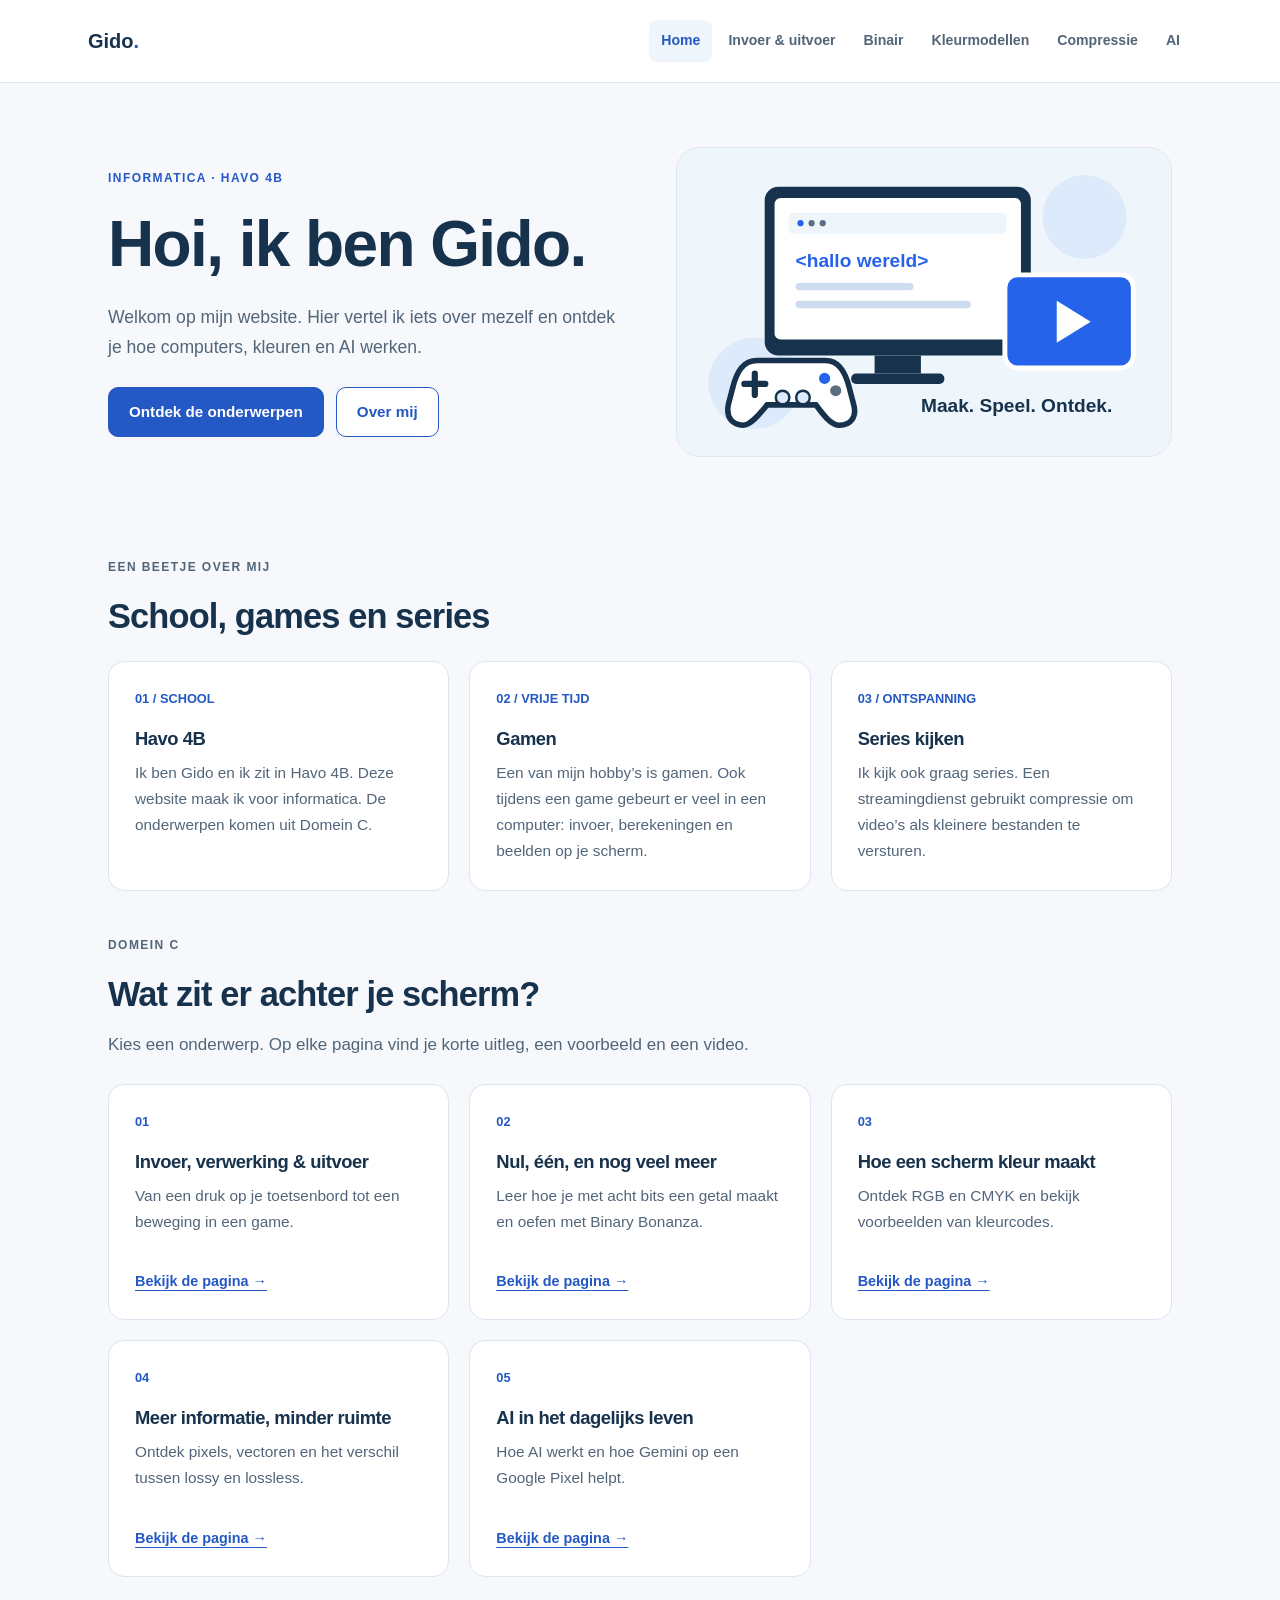
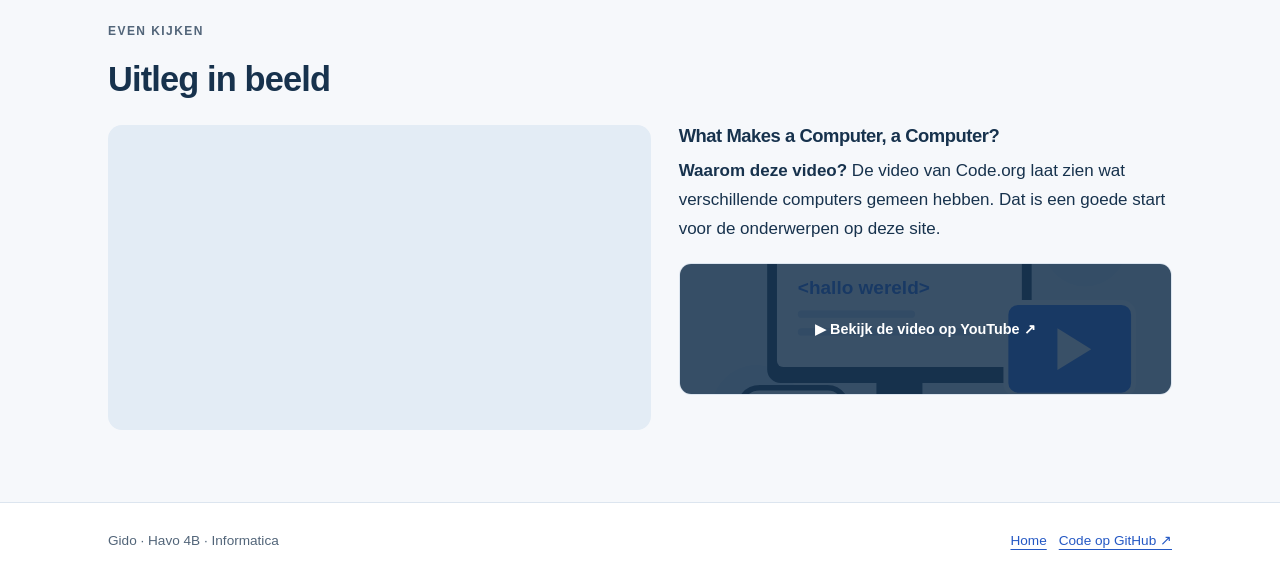
<file: index.html>
<!DOCTYPE html>
<!-- HTML beschrijft de inhoud. lang="nl" geeft aan dat de tekst Nederlands is. -->
<html lang="nl">
<head>
  <meta charset="UTF-8">
  <!-- Hierdoor gebruikt een telefoon zijn echte schermbreedte voor de opmaak. -->
  <meta name="viewport" content="width=device-width, initial-scale=1.0">
  <meta name="description" content="De informaticawebsite van Gido uit Havo 4B: over mij, computers, binair, kleuren, compressie en AI.">
  <title>Home | Gido</title>
  <!-- Alle pagina's gebruiken dezelfde CSS voor kleuren, lettertypes en afstanden. -->
  <link rel="stylesheet" href="stylesheet.css">

</head>
<body>
  <a class="skip-link" href="#inhoud">Direct naar de inhoud</a>
  <header class="site-header">
    <div class="header-inner">
      <a class="brand" href="index.html">Gido<span>.</span></a>
      <!-- Elke link in het menu opent een ander HTML-bestand. aria-current markeert de huidige pagina. -->
      <nav class="site-nav" aria-label="Hoofdmenu">
      <a href="index.html" aria-current="page">Home</a>
      <a href="invoer.html">Invoer &amp; uitvoer</a>
      <a href="binair.html">Binair</a>
      <a href="kleurmodellen.html">Kleurmodellen</a>
      <a href="compressie.html">Compressie</a>
      <a href="ai.html">AI</a>
      </nav>
    </div>
  </header>
  <main id="inhoud">
<section class="hero">
  <div><p class="eyebrow">Informatica · Havo 4B</p><h1>Hoi, ik ben Gido.</h1><p class="intro">Welkom op mijn website. Hier vertel ik iets over mezelf en ontdek je hoe computers, kleuren en AI werken.</p><div class="button-row"><a class="button" href="#onderwerpen">Ontdek de onderwerpen</a><a class="button secondary" href="#over-mij">Over mij</a></div></div>
  <!-- src wijst naar een eigen SVG. alt beschrijft de afbeelding als je hem niet kunt zien. -->
  <figure><img src="assets/home.svg" alt="Een computer, controller en afspeelknop voor mijn hobby’s gamen en series kijken." width="800" height="500"></figure>
</section><!-- Korte blokken tekst maken de homepage makkelijk te lezen. -->
<section class="section" id="over-mij">
  <div class="section-heading"><p class="eyebrow">Een beetje over mij</p><h2>School, games en series</h2></div>
  <div class="grid">
    <article class="card"><span class="card-number">01 / SCHOOL</span><h3>Havo 4B</h3><p>Ik ben Gido en ik zit in Havo 4B. Deze website maak ik voor informatica. De onderwerpen komen uit Domein C.</p></article>
    <article class="card"><span class="card-number">02 / VRIJE TIJD</span><h3>Gamen</h3><p>Een van mijn hobby’s is gamen. Ook tijdens een game gebeurt er veel in een computer: invoer, berekeningen en beelden op je scherm.</p></article>
    <article class="card"><span class="card-number">03 / ONTSPANNING</span><h3>Series kijken</h3><p>Ik kijk ook graag series. Een streamingdienst gebruikt compressie om video’s als kleinere bestanden te versturen.</p></article>
  </div>
</section>
<section class="section" id="onderwerpen">
  <div class="section-heading"><p class="eyebrow">Domein C</p><h2>Wat zit er achter je scherm?</h2><p>Kies een onderwerp. Op elke pagina vind je korte uitleg, een voorbeeld en een video.</p></div>
  <div class="grid">
<article class="card topic-card"><span class="card-number">01</span><h3>Invoer, verwerking & uitvoer</h3><p>Van een druk op je toetsenbord tot een beweging in een game.</p><a href="invoer.html">Bekijk de pagina →</a></article>
<article class="card topic-card"><span class="card-number">02</span><h3>Nul, één, en nog veel meer</h3><p>Leer hoe je met acht bits een getal maakt en oefen met Binary Bonanza.</p><a href="binair.html">Bekijk de pagina →</a></article>
<article class="card topic-card"><span class="card-number">03</span><h3>Hoe een scherm kleur maakt</h3><p>Ontdek RGB en CMYK en bekijk voorbeelden van kleurcodes.</p><a href="kleurmodellen.html">Bekijk de pagina →</a></article>
<article class="card topic-card"><span class="card-number">04</span><h3>Meer informatie, minder ruimte</h3><p>Ontdek pixels, vectoren en het verschil tussen lossy en lossless.</p><a href="compressie.html">Bekijk de pagina →</a></article>
<article class="card topic-card"><span class="card-number">05</span><h3>AI in het dagelijks leven</h3><p>Hoe AI werkt en hoe Gemini op een Google Pixel helpt.</p><a href="ai.html">Bekijk de pagina →</a></article>
</div></section><section class="section" aria-labelledby="video-title">
  <div class="section-heading"><p class="eyebrow">Even kijken</p><h2 id="video-title">Uitleg in beeld</h2></div>
  <div class="video-grid">
    <!-- Een iframe toont de YouTube-video op deze pagina. loading="lazy" laadt hem pas wanneer hij in beeld komt. -->
    <iframe class="video-frame" src="https://www.youtube-nocookie.com/embed/mCq8-xTH7jA" title="What Makes a Computer, a Computer?" loading="lazy" allow="accelerometer; autoplay; clipboard-write; encrypted-media; gyroscope; picture-in-picture; web-share" allowfullscreen referrerpolicy="strict-origin-when-cross-origin"></iframe>
    <div><h3>What Makes a Computer, a Computer?</h3><p><strong>Waarom deze video?</strong> De video van Code.org laat zien wat verschillende computers gemeen hebben. Dat is een goede start voor de onderwerpen op deze site.</p>
      <!-- Ook de afbeelding is een link naar de video: handig als de speler niet werkt. -->
      <a class="video-poster" href="https://www.youtube.com/watch?v=mCq8-xTH7jA" target="_blank" rel="noopener noreferrer"><img src="assets/home.svg" alt="Illustratie bij het onderwerp"><span>▶ Bekijk de video op YouTube ↗</span></a>
    </div>
  </div>
</section>
  </main>
  <!-- De footer is de voettekst onderaan elke pagina. -->
  <footer class="site-footer"><div class="footer-inner"><span>Gido · Havo 4B · Informatica</span><span><a href="index.html">Home</a><a href="https://github.com/gidosluiter/gidosluiter.github.io" target="_blank" rel="noopener noreferrer">Code op GitHub ↗</a></span></div></footer>
</body>
</html>
</file>
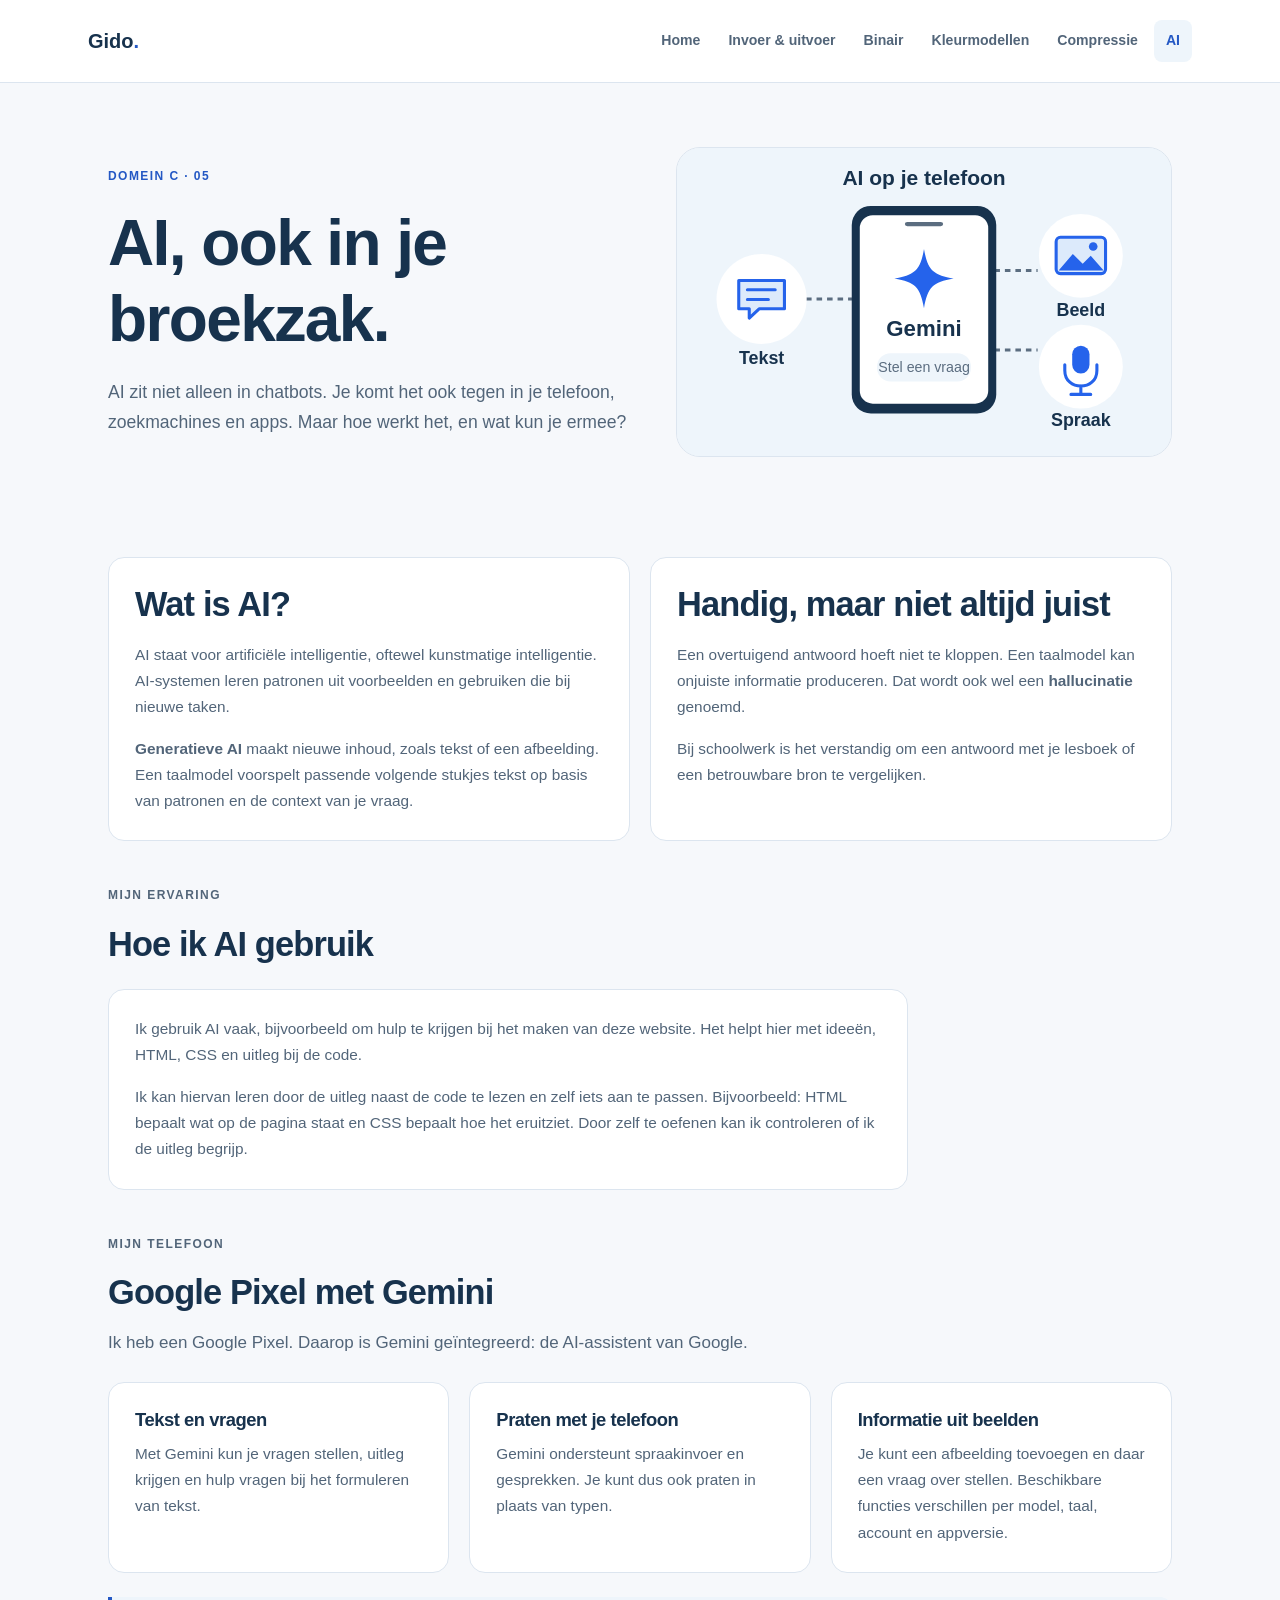
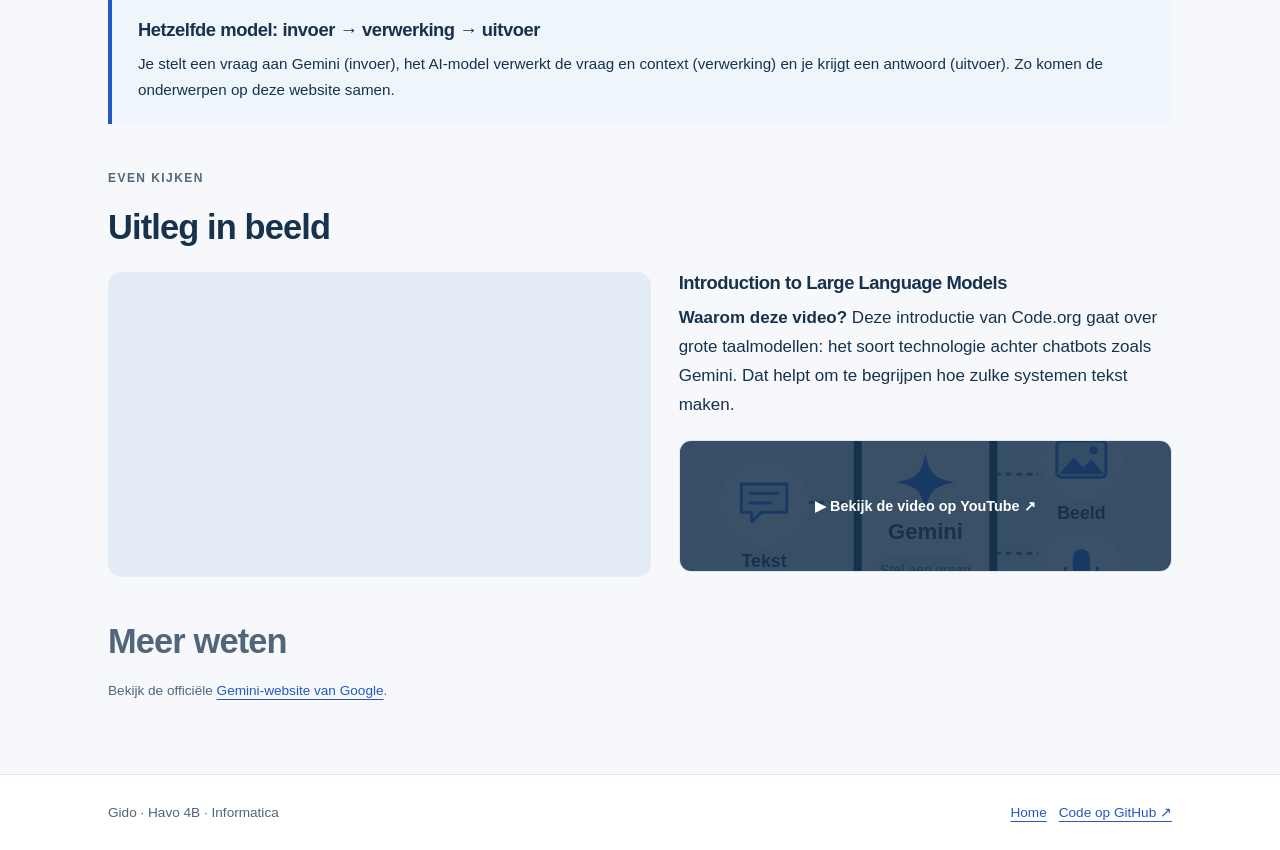
<file: ai.html>
<!DOCTYPE html>
<!-- HTML beschrijft de inhoud. lang="nl" geeft aan dat de tekst Nederlands is. -->
<html lang="nl">
<head>
  <meta charset="UTF-8">
  <!-- Hierdoor gebruikt een telefoon zijn echte schermbreedte voor de opmaak. -->
  <meta name="viewport" content="width=device-width, initial-scale=1.0">
  <meta name="description" content="Wat is AI? Lees over taalmodellen, leren met AI en Gemini op een Google Pixel.">
  <title>AI en mijn Google Pixel | Gido</title>
  <!-- Alle pagina's gebruiken dezelfde CSS voor kleuren, lettertypes en afstanden. -->
  <link rel="stylesheet" href="stylesheet.css">

</head>
<body>
  <a class="skip-link" href="#inhoud">Direct naar de inhoud</a>
  <header class="site-header">
    <div class="header-inner">
      <a class="brand" href="index.html">Gido<span>.</span></a>
      <!-- Elke link in het menu opent een ander HTML-bestand. aria-current markeert de huidige pagina. -->
      <nav class="site-nav" aria-label="Hoofdmenu">
      <a href="index.html">Home</a>
      <a href="invoer.html">Invoer &amp; uitvoer</a>
      <a href="binair.html">Binair</a>
      <a href="kleurmodellen.html">Kleurmodellen</a>
      <a href="compressie.html">Compressie</a>
      <a href="ai.html" aria-current="page">AI</a>
      </nav>
    </div>
  </header>
  <main id="inhoud">
<section class="hero">
  <div><p class="eyebrow">Domein C · 05</p><h1>AI, ook in je broekzak.</h1><p class="intro">AI zit niet alleen in chatbots. Je komt het ook tegen in je telefoon, zoekmachines en apps. Maar hoe werkt het, en wat kun je ermee?</p></div>
  <!-- src wijst naar een eigen SVG. alt beschrijft de afbeelding als je hem niet kunt zien. -->
  <figure><img src="assets/ai.svg" alt="Een telefoon met Gemini en verbindingen naar tekst, afbeeldingen en spraak." width="800" height="500"></figure>
</section><section class="section"><div class="grid two"><article class="card"><h2>Wat is AI?</h2><p>AI staat voor artificiële intelligentie, oftewel kunstmatige intelligentie. AI-systemen leren patronen uit voorbeelden en gebruiken die bij nieuwe taken.</p><p><strong>Generatieve AI</strong> maakt nieuwe inhoud, zoals tekst of een afbeelding. Een taalmodel voorspelt passende volgende stukjes tekst op basis van patronen en de context van je vraag.</p></article><article class="card"><h2>Handig, maar niet altijd juist</h2><p>Een overtuigend antwoord hoeft niet te kloppen. Een taalmodel kan onjuiste informatie produceren. Dat wordt ook wel een <strong>hallucinatie</strong> genoemd.</p><p>Bij schoolwerk is het verstandig om een antwoord met je lesboek of een betrouwbare bron te vergelijken.</p></article></div></section>
<section class="section"><div class="section-heading"><p class="eyebrow">Mijn ervaring</p><h2>Hoe ik AI gebruik</h2></div><div class="card reading"><p>Ik gebruik AI vaak, bijvoorbeeld om hulp te krijgen bij het maken van deze website. Het helpt hier met ideeën, HTML, CSS en uitleg bij de code.</p><p>Ik kan hiervan leren door de uitleg naast de code te lezen en zelf iets aan te passen. Bijvoorbeeld: HTML bepaalt wat op de pagina staat en CSS bepaalt hoe het eruitziet. Door zelf te oefenen kan ik controleren of ik de uitleg begrijp.</p></div></section>
<section class="section"><div class="section-heading"><p class="eyebrow">Mijn telefoon</p><h2>Google Pixel met Gemini</h2><p>Ik heb een Google Pixel. Daarop is Gemini geïntegreerd: de AI-assistent van Google.</p></div><div class="grid">
  <article class="card"><h3>Tekst en vragen</h3><p>Met Gemini kun je vragen stellen, uitleg krijgen en hulp vragen bij het formuleren van tekst.</p></article>
  <article class="card"><h3>Praten met je telefoon</h3><p>Gemini ondersteunt spraakinvoer en gesprekken. Je kunt dus ook praten in plaats van typen.</p></article>
  <article class="card"><h3>Informatie uit beelden</h3><p>Je kunt een afbeelding toevoegen en daar een vraag over stellen. Beschikbare functies verschillen per model, taal, account en appversie.</p></article>
</div><div class="note"><h3>Hetzelfde model: invoer → verwerking → uitvoer</h3><p>Je stelt een vraag aan Gemini (invoer), het AI-model verwerkt de vraag en context (verwerking) en je krijgt een antwoord (uitvoer). Zo komen de onderwerpen op deze website samen.</p></div></section><section class="section" aria-labelledby="video-title">
  <div class="section-heading"><p class="eyebrow">Even kijken</p><h2 id="video-title">Uitleg in beeld</h2></div>
  <div class="video-grid">
    <!-- Een iframe toont de YouTube-video op deze pagina. loading="lazy" laadt hem pas wanneer hij in beeld komt. -->
    <iframe class="video-frame" src="https://www.youtube-nocookie.com/embed/6NDEoJ4gWtM" title="Introduction to Large Language Models" loading="lazy" allow="accelerometer; autoplay; clipboard-write; encrypted-media; gyroscope; picture-in-picture; web-share" allowfullscreen referrerpolicy="strict-origin-when-cross-origin"></iframe>
    <div><h3>Introduction to Large Language Models</h3><p><strong>Waarom deze video?</strong> Deze introductie van Code.org gaat over grote taalmodellen: het soort technologie achter chatbots zoals Gemini. Dat helpt om te begrijpen hoe zulke systemen tekst maken.</p>
      <!-- Ook de afbeelding is een link naar de video: handig als de speler niet werkt. -->
      <a class="video-poster" href="https://www.youtube.com/watch?v=6NDEoJ4gWtM" target="_blank" rel="noopener noreferrer"><img src="assets/ai.svg" alt="Illustratie bij het onderwerp"><span>▶ Bekijk de video op YouTube ↗</span></a>
    </div>
  </div>
</section><section class="section source-list"><h2>Meer weten</h2><p>Bekijk de officiële <a href="https://gemini.google.com/" target="_blank" rel="noopener noreferrer">Gemini-website van Google</a>.</p></section>
  </main>
  <!-- De footer is de voettekst onderaan elke pagina. -->
  <footer class="site-footer"><div class="footer-inner"><span>Gido · Havo 4B · Informatica</span><span><a href="index.html">Home</a><a href="https://github.com/gidosluiter/gidosluiter.github.io" target="_blank" rel="noopener noreferrer">Code op GitHub ↗</a></span></div></footer>
</body>
</html>
</file>
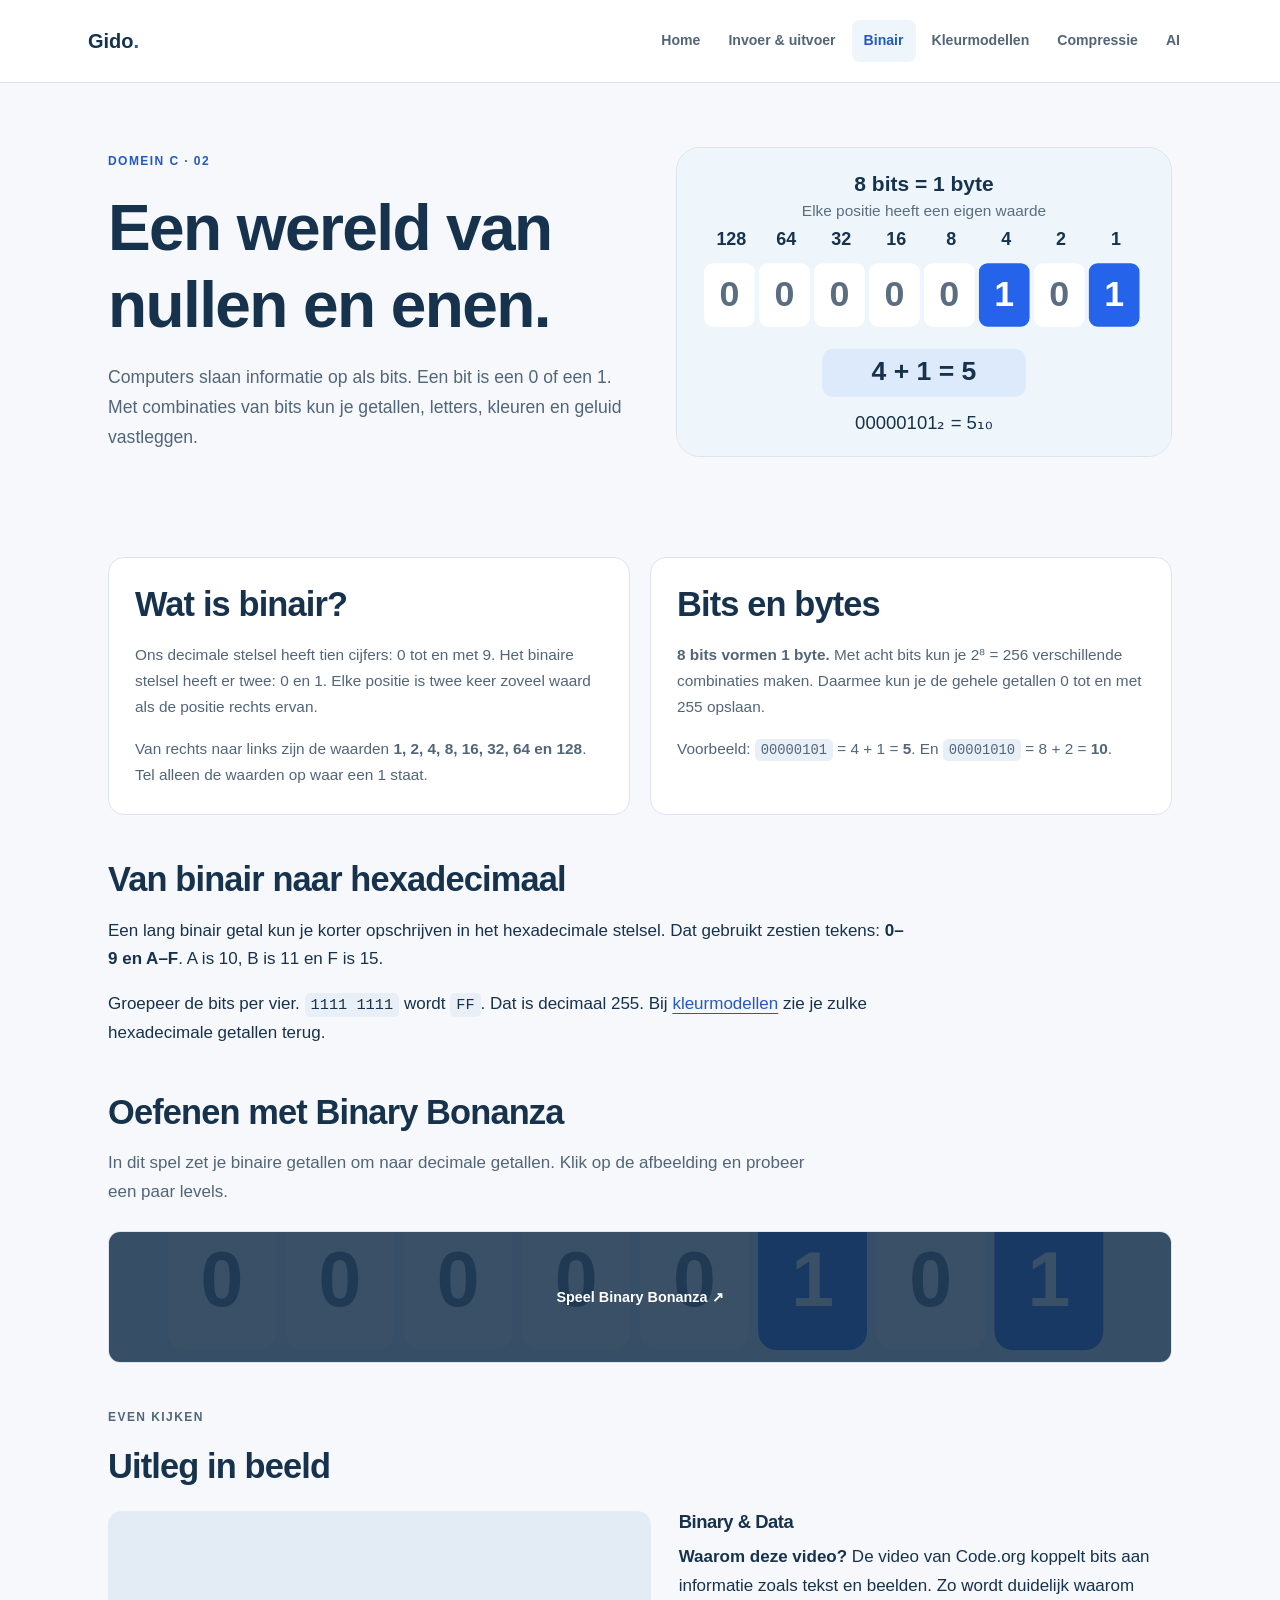
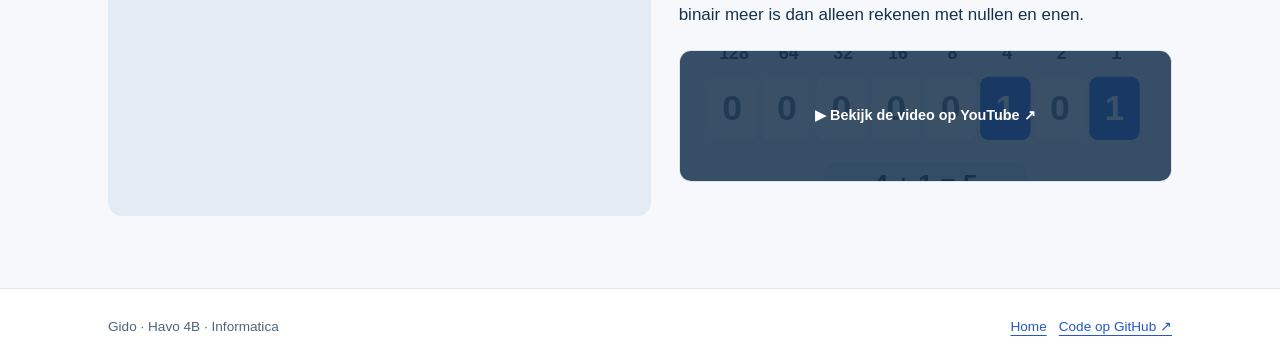
<file: binair.html>
<!DOCTYPE html>
<!-- HTML beschrijft de inhoud. lang="nl" geeft aan dat de tekst Nederlands is. -->
<html lang="nl">
<head>
  <meta charset="UTF-8">
  <!-- Hierdoor gebruikt een telefoon zijn echte schermbreedte voor de opmaak. -->
  <meta name="viewport" content="width=device-width, initial-scale=1.0">
  <meta name="description" content="Leer bits, bytes, binaire getallen en hexadecimaal kennen. Oefen met Binary Bonanza.">
  <title>Binair stelsel | Gido</title>
  <!-- Alle pagina's gebruiken dezelfde CSS voor kleuren, lettertypes en afstanden. -->
  <link rel="stylesheet" href="stylesheet.css">
</head>
<body>
  <a class="skip-link" href="#inhoud">Direct naar de inhoud</a>
  <header class="site-header">
    <div class="header-inner">
      <a class="brand" href="index.html">Gido<span>.</span></a>
      <!-- Elke link in het menu opent een ander HTML-bestand. aria-current markeert de huidige pagina. -->
      <nav class="site-nav" aria-label="Hoofdmenu">
      <a href="index.html">Home</a>
      <a href="invoer.html">Invoer &amp; uitvoer</a>
      <a href="binair.html" aria-current="page">Binair</a>
      <a href="kleurmodellen.html">Kleurmodellen</a>
      <a href="compressie.html">Compressie</a>
      <a href="ai.html">AI</a>
      </nav>
    </div>
  </header>
  <main id="inhoud">
<section class="hero">
  <div><p class="eyebrow">Domein C · 02</p><h1>Een wereld van nullen en enen.</h1><p class="intro">Computers slaan informatie op als bits. Een bit is een 0 of een 1. Met combinaties van bits kun je getallen, letters, kleuren en geluid vastleggen.</p></div>
  <!-- src wijst naar een eigen SVG. alt beschrijft de afbeelding als je hem niet kunt zien. -->
  <figure><img src="assets/binair.svg" alt="Acht binaire posities met de gewichten 128 tot en met 1; 00000101 is het getal 5." width="800" height="500"></figure>
</section><section class="section"><div class="grid two"><article class="card"><h2>Wat is binair?</h2><p>Ons decimale stelsel heeft tien cijfers: 0 tot en met 9. Het binaire stelsel heeft er twee: 0 en 1. Elke positie is twee keer zoveel waard als de positie rechts ervan.</p><p>Van rechts naar links zijn de waarden <strong>1, 2, 4, 8, 16, 32, 64 en 128</strong>. Tel alleen de waarden op waar een 1 staat.</p></article><article class="card"><h2>Bits en bytes</h2><p><strong>8 bits vormen 1 byte.</strong> Met acht bits kun je 2⁸ = 256 verschillende combinaties maken. Daarmee kun je de gehele getallen 0 tot en met 255 opslaan.</p><p>Voorbeeld: <code>00000101</code> = 4 + 1 = <strong>5</strong>. En <code>00001010</code> = 8 + 2 = <strong>10</strong>.</p></article></div></section>

<section class="section reading"><h2>Van binair naar hexadecimaal</h2><p>Een lang binair getal kun je korter opschrijven in het hexadecimale stelsel. Dat gebruikt zestien tekens: <strong>0–9 en A–F</strong>. A is 10, B is 11 en F is 15.</p><p>Groepeer de bits per vier. <code>1111 1111</code> wordt <code>FF</code>. Dat is decimaal 255. Bij <a href="kleurmodellen.html">kleurmodellen</a> zie je zulke hexadecimale getallen terug.</p></section>
<section class="section"><div class="section-heading"><h2>Oefenen met Binary Bonanza</h2><p>In dit spel zet je binaire getallen om naar decimale getallen. Klik op de afbeelding en probeer een paar levels.</p></div>
  <!-- De link staat om de afbeelding heen, zodat de hele afbeelding klikbaar is. -->
  <a class="video-poster" href="https://games.penjee.com/binary-bonanza/" target="_blank" rel="noopener noreferrer"><img src="assets/binair.svg" alt="Open Binary Bonanza om te oefenen met binaire getallen"><span>Speel Binary Bonanza ↗</span></a>
</section><section class="section" aria-labelledby="video-title">
  <div class="section-heading"><p class="eyebrow">Even kijken</p><h2 id="video-title">Uitleg in beeld</h2></div>
  <div class="video-grid">
    <!-- Een iframe toont de YouTube-video op deze pagina. loading="lazy" laadt hem pas wanneer hij in beeld komt. -->
    <iframe class="video-frame" src="https://www.youtube-nocookie.com/embed/USCBCmwMCDA" title="Binary &amp; Data" loading="lazy" allow="accelerometer; autoplay; clipboard-write; encrypted-media; gyroscope; picture-in-picture; web-share" allowfullscreen referrerpolicy="strict-origin-when-cross-origin"></iframe>
    <div><h3>Binary &amp; Data</h3><p><strong>Waarom deze video?</strong> De video van Code.org koppelt bits aan informatie zoals tekst en beelden. Zo wordt duidelijk waarom binair meer is dan alleen rekenen met nullen en enen.</p>
      <!-- Ook de afbeelding is een link naar de video: handig als de speler niet werkt. -->
      <a class="video-poster" href="https://www.youtube.com/watch?v=USCBCmwMCDA" target="_blank" rel="noopener noreferrer"><img src="assets/binair.svg" alt="Illustratie bij het onderwerp"><span>▶ Bekijk de video op YouTube ↗</span></a>
    </div>
  </div>
</section>
  </main>
  <!-- De footer is de voettekst onderaan elke pagina. -->
  <footer class="site-footer"><div class="footer-inner"><span>Gido · Havo 4B · Informatica</span><span><a href="index.html">Home</a><a href="https://github.com/gidosluiter/gidosluiter.github.io" target="_blank" rel="noopener noreferrer">Code op GitHub ↗</a></span></div></footer>
</body>
</html>
</file>
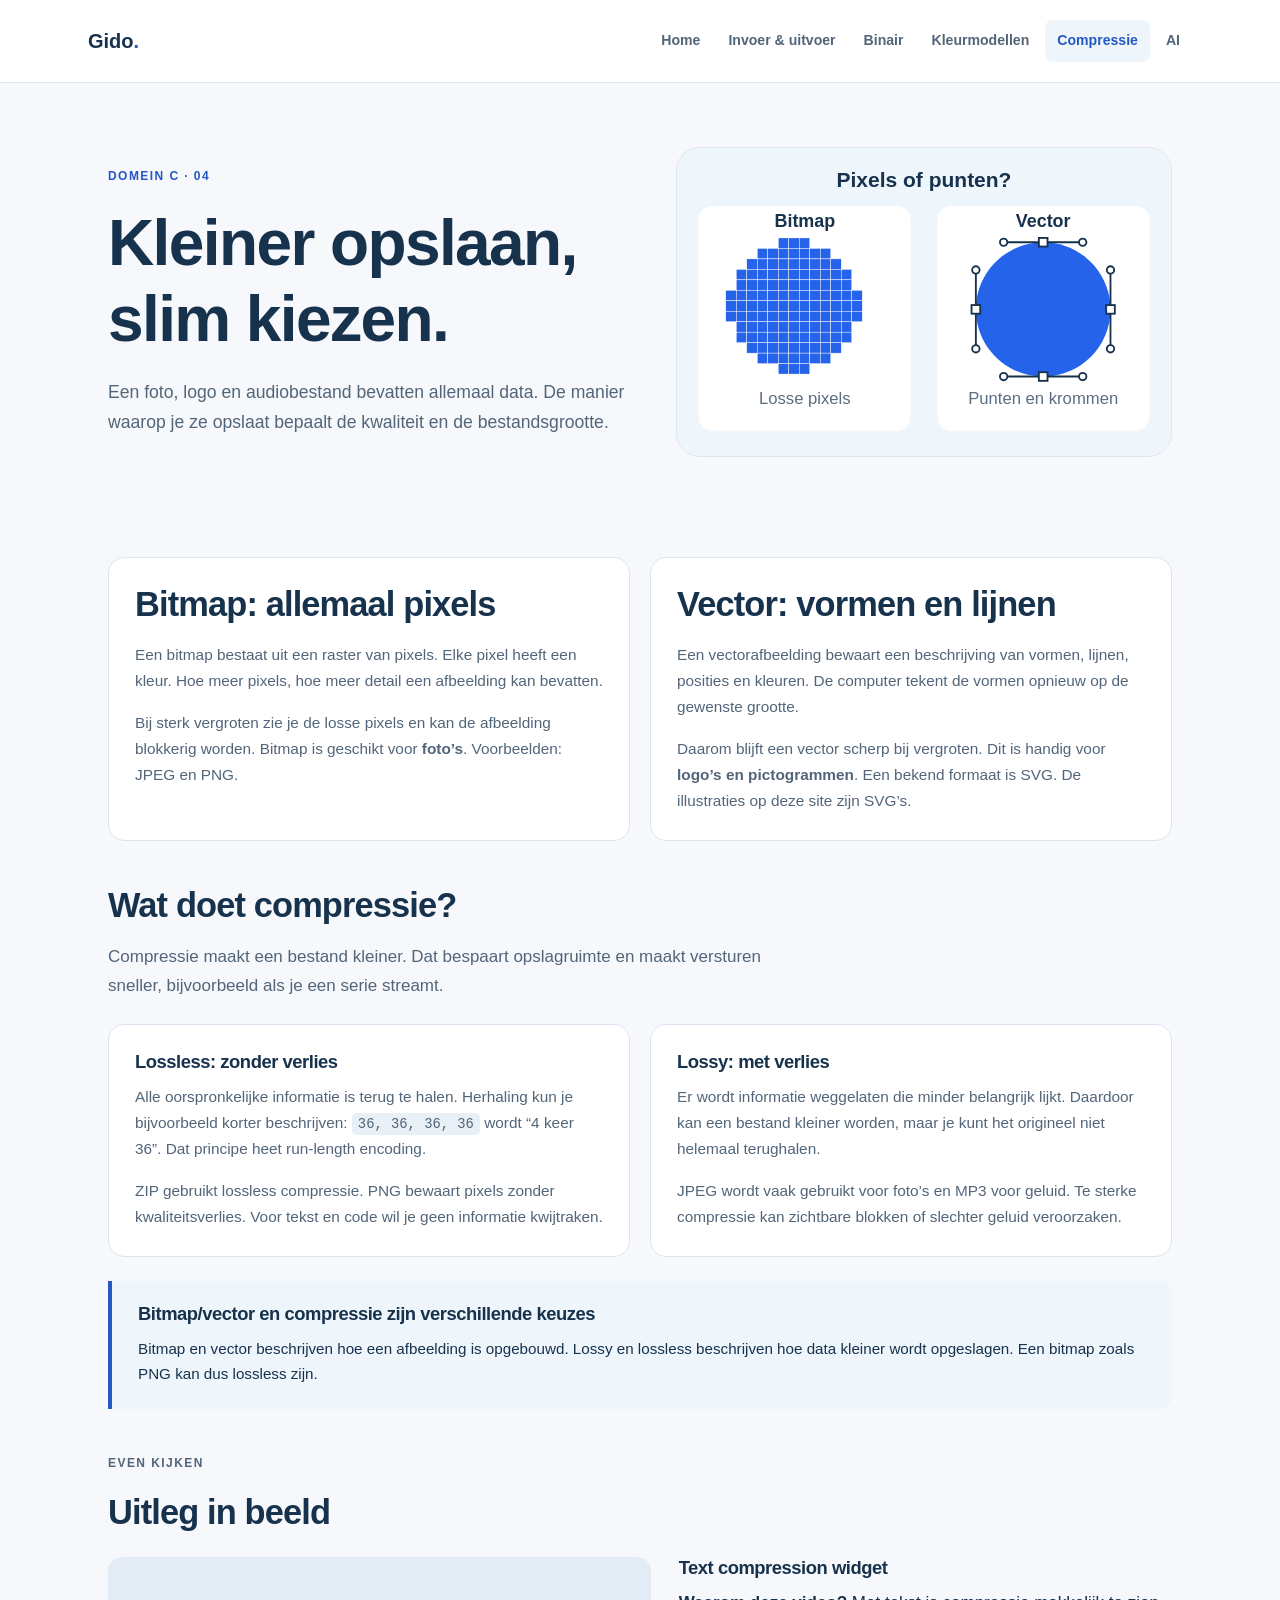
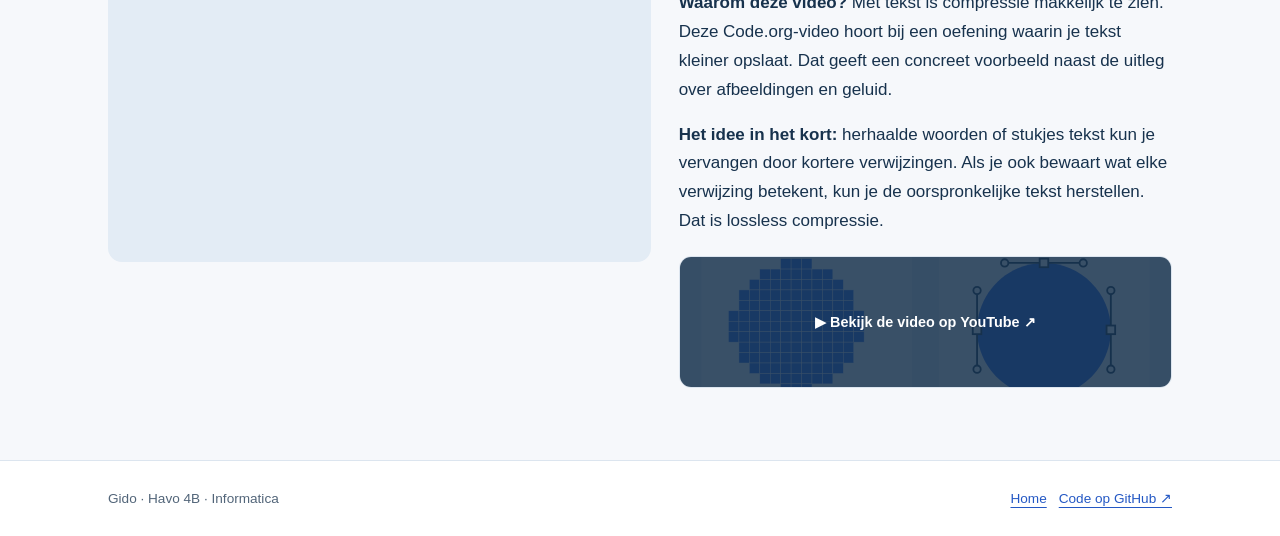
<file: compressie.html>
<!DOCTYPE html>
<!-- HTML beschrijft de inhoud. lang="nl" geeft aan dat de tekst Nederlands is. -->
<html lang="nl">
<head>
  <meta charset="UTF-8">
  <!-- Hierdoor gebruikt een telefoon zijn echte schermbreedte voor de opmaak. -->
  <meta name="viewport" content="width=device-width, initial-scale=1.0">
  <meta name="description" content="Uitleg over bitmap, vector en lossy en lossless compressie.">
  <title>Compressie, bitmap en vector | Gido</title>
  <!-- Alle pagina's gebruiken dezelfde CSS voor kleuren, lettertypes en afstanden. -->
  <link rel="stylesheet" href="stylesheet.css">

</head>
<body>
  <a class="skip-link" href="#inhoud">Direct naar de inhoud</a>
  <header class="site-header">
    <div class="header-inner">
      <a class="brand" href="index.html">Gido<span>.</span></a>
      <!-- Elke link in het menu opent een ander HTML-bestand. aria-current markeert de huidige pagina. -->
      <nav class="site-nav" aria-label="Hoofdmenu">
      <a href="index.html">Home</a>
      <a href="invoer.html">Invoer &amp; uitvoer</a>
      <a href="binair.html">Binair</a>
      <a href="kleurmodellen.html">Kleurmodellen</a>
      <a href="compressie.html" aria-current="page">Compressie</a>
      <a href="ai.html">AI</a>
      </nav>
    </div>
  </header>
  <main id="inhoud">
<section class="hero">
  <div><p class="eyebrow">Domein C · 04</p><h1>Kleiner opslaan, slim kiezen.</h1><p class="intro">Een foto, logo en audiobestand bevatten allemaal data. De manier waarop je ze opslaat bepaalt de kwaliteit en de bestandsgrootte.</p></div>
  <!-- src wijst naar een eigen SVG. alt beschrijft de afbeelding als je hem niet kunt zien. -->
  <figure><img src="assets/compressie.svg" alt="Vergelijking van een uitvergrote bitmap met zichtbare pixels en een gladde vectorvorm met ankerpunten." width="800" height="500"></figure>
</section><section class="section"><div class="grid two"><article class="card"><h2>Bitmap: allemaal pixels</h2><p>Een bitmap bestaat uit een raster van pixels. Elke pixel heeft een kleur. Hoe meer pixels, hoe meer detail een afbeelding kan bevatten.</p><p>Bij sterk vergroten zie je de losse pixels en kan de afbeelding blokkerig worden. Bitmap is geschikt voor <strong>foto’s</strong>. Voorbeelden: JPEG en PNG.</p></article><article class="card"><h2>Vector: vormen en lijnen</h2><p>Een vectorafbeelding bewaart een beschrijving van vormen, lijnen, posities en kleuren. De computer tekent de vormen opnieuw op de gewenste grootte.</p><p>Daarom blijft een vector scherp bij vergroten. Dit is handig voor <strong>logo’s en pictogrammen</strong>. Een bekend formaat is SVG. De illustraties op deze site zijn SVG’s.</p></article></div></section>
<section class="section"><div class="section-heading"><h2>Wat doet compressie?</h2><p>Compressie maakt een bestand kleiner. Dat bespaart opslagruimte en maakt versturen sneller, bijvoorbeeld als je een serie streamt.</p></div><div class="grid two"><article class="card"><h3>Lossless: zonder verlies</h3><p>Alle oorspronkelijke informatie is terug te halen. Herhaling kun je bijvoorbeeld korter beschrijven: <code>36, 36, 36, 36</code> wordt “4 keer 36”. Dat principe heet run-length encoding.</p><p>ZIP gebruikt lossless compressie. PNG bewaart pixels zonder kwaliteitsverlies. Voor tekst en code wil je geen informatie kwijtraken.</p></article><article class="card"><h3>Lossy: met verlies</h3><p>Er wordt informatie weggelaten die minder belangrijk lijkt. Daardoor kan een bestand kleiner worden, maar je kunt het origineel niet helemaal terughalen.</p><p>JPEG wordt vaak gebruikt voor foto’s en MP3 voor geluid. Te sterke compressie kan zichtbare blokken of slechter geluid veroorzaken.</p></article></div><div class="note"><h3>Bitmap/vector en compressie zijn verschillende keuzes</h3><p>Bitmap en vector beschrijven hoe een afbeelding is opgebouwd. Lossy en lossless beschrijven hoe data kleiner wordt opgeslagen. Een bitmap zoals PNG kan dus lossless zijn.</p></div></section>

<section class="section" aria-labelledby="video-title">
  <div class="section-heading"><p class="eyebrow">Even kijken</p><h2 id="video-title">Uitleg in beeld</h2></div>
  <div class="video-grid">
    <!-- Een iframe toont de YouTube-video op deze pagina. loading="lazy" laadt hem pas wanneer hij in beeld komt. -->
    <iframe class="video-frame" src="https://www.youtube-nocookie.com/embed/LCGkcn1f-ms" title="Text compression widget" loading="lazy" allow="accelerometer; autoplay; clipboard-write; encrypted-media; gyroscope; picture-in-picture; web-share" allowfullscreen referrerpolicy="strict-origin-when-cross-origin"></iframe>
    <div><h3>Text compression widget</h3><p><strong>Waarom deze video?</strong> Met tekst is compressie makkelijk te zien. Deze Code.org-video hoort bij een oefening waarin je tekst kleiner opslaat. Dat geeft een concreet voorbeeld naast de uitleg over afbeeldingen en geluid.</p><p><strong>Het idee in het kort:</strong> herhaalde woorden of stukjes tekst kun je vervangen door kortere verwijzingen. Als je ook bewaart wat elke verwijzing betekent, kun je de oorspronkelijke tekst herstellen. Dat is lossless compressie.</p>
      <!-- Ook de afbeelding is een link naar de video: handig als de speler niet werkt. -->
      <a class="video-poster" href="https://www.youtube.com/watch?v=LCGkcn1f-ms" target="_blank" rel="noopener noreferrer"><img src="assets/compressie.svg" alt="Illustratie bij het onderwerp"><span>▶ Bekijk de video op YouTube ↗</span></a>
    </div>
  </div>
</section>
  </main>
  <!-- De footer is de voettekst onderaan elke pagina. -->
  <footer class="site-footer"><div class="footer-inner"><span>Gido · Havo 4B · Informatica</span><span><a href="index.html">Home</a><a href="https://github.com/gidosluiter/gidosluiter.github.io" target="_blank" rel="noopener noreferrer">Code op GitHub ↗</a></span></div></footer>
</body>
</html>
</file>
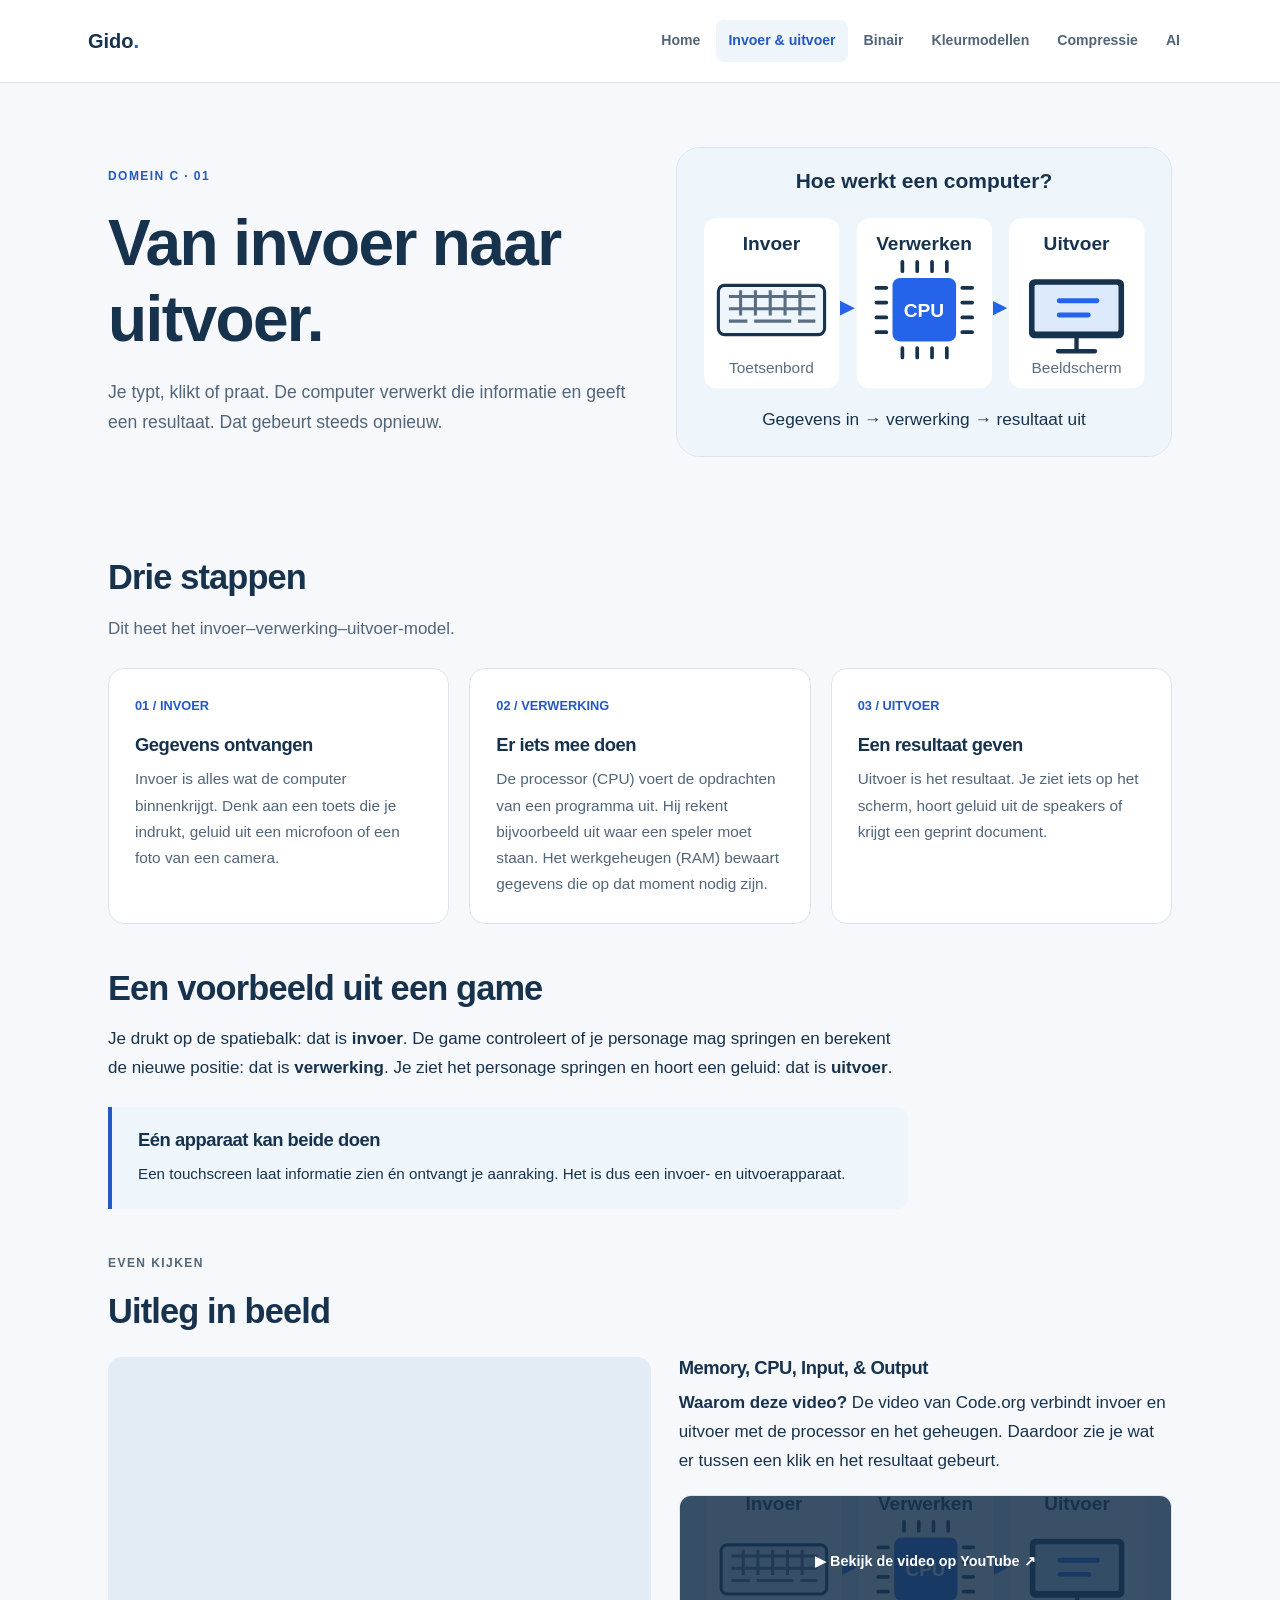
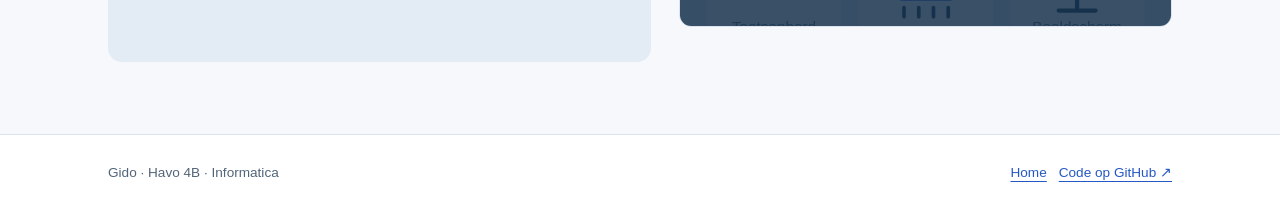
<file: invoer.html>
<!DOCTYPE html>
<!-- HTML beschrijft de inhoud. lang="nl" geeft aan dat de tekst Nederlands is. -->
<html lang="nl">
<head>
  <meta charset="UTF-8">
  <!-- Hierdoor gebruikt een telefoon zijn echte schermbreedte voor de opmaak. -->
  <meta name="viewport" content="width=device-width, initial-scale=1.0">
  <meta name="description" content="Eenvoudige uitleg van invoer, verwerking en uitvoer met een voorbeeld uit een game.">
  <title>Invoer, verwerking en uitvoer | Gido</title>
  <!-- Alle pagina's gebruiken dezelfde CSS voor kleuren, lettertypes en afstanden. -->
  <link rel="stylesheet" href="stylesheet.css">

</head>
<body>
  <a class="skip-link" href="#inhoud">Direct naar de inhoud</a>
  <header class="site-header">
    <div class="header-inner">
      <a class="brand" href="index.html">Gido<span>.</span></a>
      <!-- Elke link in het menu opent een ander HTML-bestand. aria-current markeert de huidige pagina. -->
      <nav class="site-nav" aria-label="Hoofdmenu">
      <a href="index.html">Home</a>
      <a href="invoer.html" aria-current="page">Invoer &amp; uitvoer</a>
      <a href="binair.html">Binair</a>
      <a href="kleurmodellen.html">Kleurmodellen</a>
      <a href="compressie.html">Compressie</a>
      <a href="ai.html">AI</a>
      </nav>
    </div>
  </header>
  <main id="inhoud">
<section class="hero">
  <div><p class="eyebrow">Domein C · 01</p><h1>Van invoer naar uitvoer.</h1><p class="intro">Je typt, klikt of praat. De computer verwerkt die informatie en geeft een resultaat. Dat gebeurt steeds opnieuw.</p></div>
  <!-- src wijst naar een eigen SVG. alt beschrijft de afbeelding als je hem niet kunt zien. -->
  <figure><img src="assets/invoer.svg" alt="Een toetsenbord stuurt invoer naar een processor; het resultaat verschijnt op een beeldscherm." width="800" height="500"></figure>
</section><section class="section"><div class="section-heading"><h2>Drie stappen</h2><p>Dit heet het invoer–verwerking–uitvoer-model.</p></div><div class="grid">
  <article class="card"><span class="card-number">01 / INVOER</span><h3>Gegevens ontvangen</h3><p>Invoer is alles wat de computer binnenkrijgt. Denk aan een toets die je indrukt, geluid uit een microfoon of een foto van een camera.</p></article>
  <article class="card"><span class="card-number">02 / VERWERKING</span><h3>Er iets mee doen</h3><p>De processor (CPU) voert de opdrachten van een programma uit. Hij rekent bijvoorbeeld uit waar een speler moet staan. Het werkgeheugen (RAM) bewaart gegevens die op dat moment nodig zijn.</p></article>
  <article class="card"><span class="card-number">03 / UITVOER</span><h3>Een resultaat geven</h3><p>Uitvoer is het resultaat. Je ziet iets op het scherm, hoort geluid uit de speakers of krijgt een geprint document.</p></article>
</div></section>
<section class="section reading"><h2>Een voorbeeld uit een game</h2><p>Je drukt op de spatiebalk: dat is <strong>invoer</strong>. De game controleert of je personage mag springen en berekent de nieuwe positie: dat is <strong>verwerking</strong>. Je ziet het personage springen en hoort een geluid: dat is <strong>uitvoer</strong>.</p><div class="note"><h3>Eén apparaat kan beide doen</h3><p>Een touchscreen laat informatie zien én ontvangt je aanraking. Het is dus een invoer- en uitvoerapparaat.</p></div></section><section class="section" aria-labelledby="video-title">
  <div class="section-heading"><p class="eyebrow">Even kijken</p><h2 id="video-title">Uitleg in beeld</h2></div>
  <div class="video-grid">
    <!-- Een iframe toont de YouTube-video op deze pagina. loading="lazy" laadt hem pas wanneer hij in beeld komt. -->
    <iframe class="video-frame" src="https://www.youtube-nocookie.com/embed/DKGZlaPlVLY" title="Memory, CPU, Input, &amp; Output" loading="lazy" allow="accelerometer; autoplay; clipboard-write; encrypted-media; gyroscope; picture-in-picture; web-share" allowfullscreen referrerpolicy="strict-origin-when-cross-origin"></iframe>
    <div><h3>Memory, CPU, Input, &amp; Output</h3><p><strong>Waarom deze video?</strong> De video van Code.org verbindt invoer en uitvoer met de processor en het geheugen. Daardoor zie je wat er tussen een klik en het resultaat gebeurt.</p>
      <!-- Ook de afbeelding is een link naar de video: handig als de speler niet werkt. -->
      <a class="video-poster" href="https://www.youtube.com/watch?v=DKGZlaPlVLY" target="_blank" rel="noopener noreferrer"><img src="assets/invoer.svg" alt="Illustratie bij het onderwerp"><span>▶ Bekijk de video op YouTube ↗</span></a>
    </div>
  </div>
</section>
  </main>
  <!-- De footer is de voettekst onderaan elke pagina. -->
  <footer class="site-footer"><div class="footer-inner"><span>Gido · Havo 4B · Informatica</span><span><a href="index.html">Home</a><a href="https://github.com/gidosluiter/gidosluiter.github.io" target="_blank" rel="noopener noreferrer">Code op GitHub ↗</a></span></div></footer>
</body>
</html>
</file>
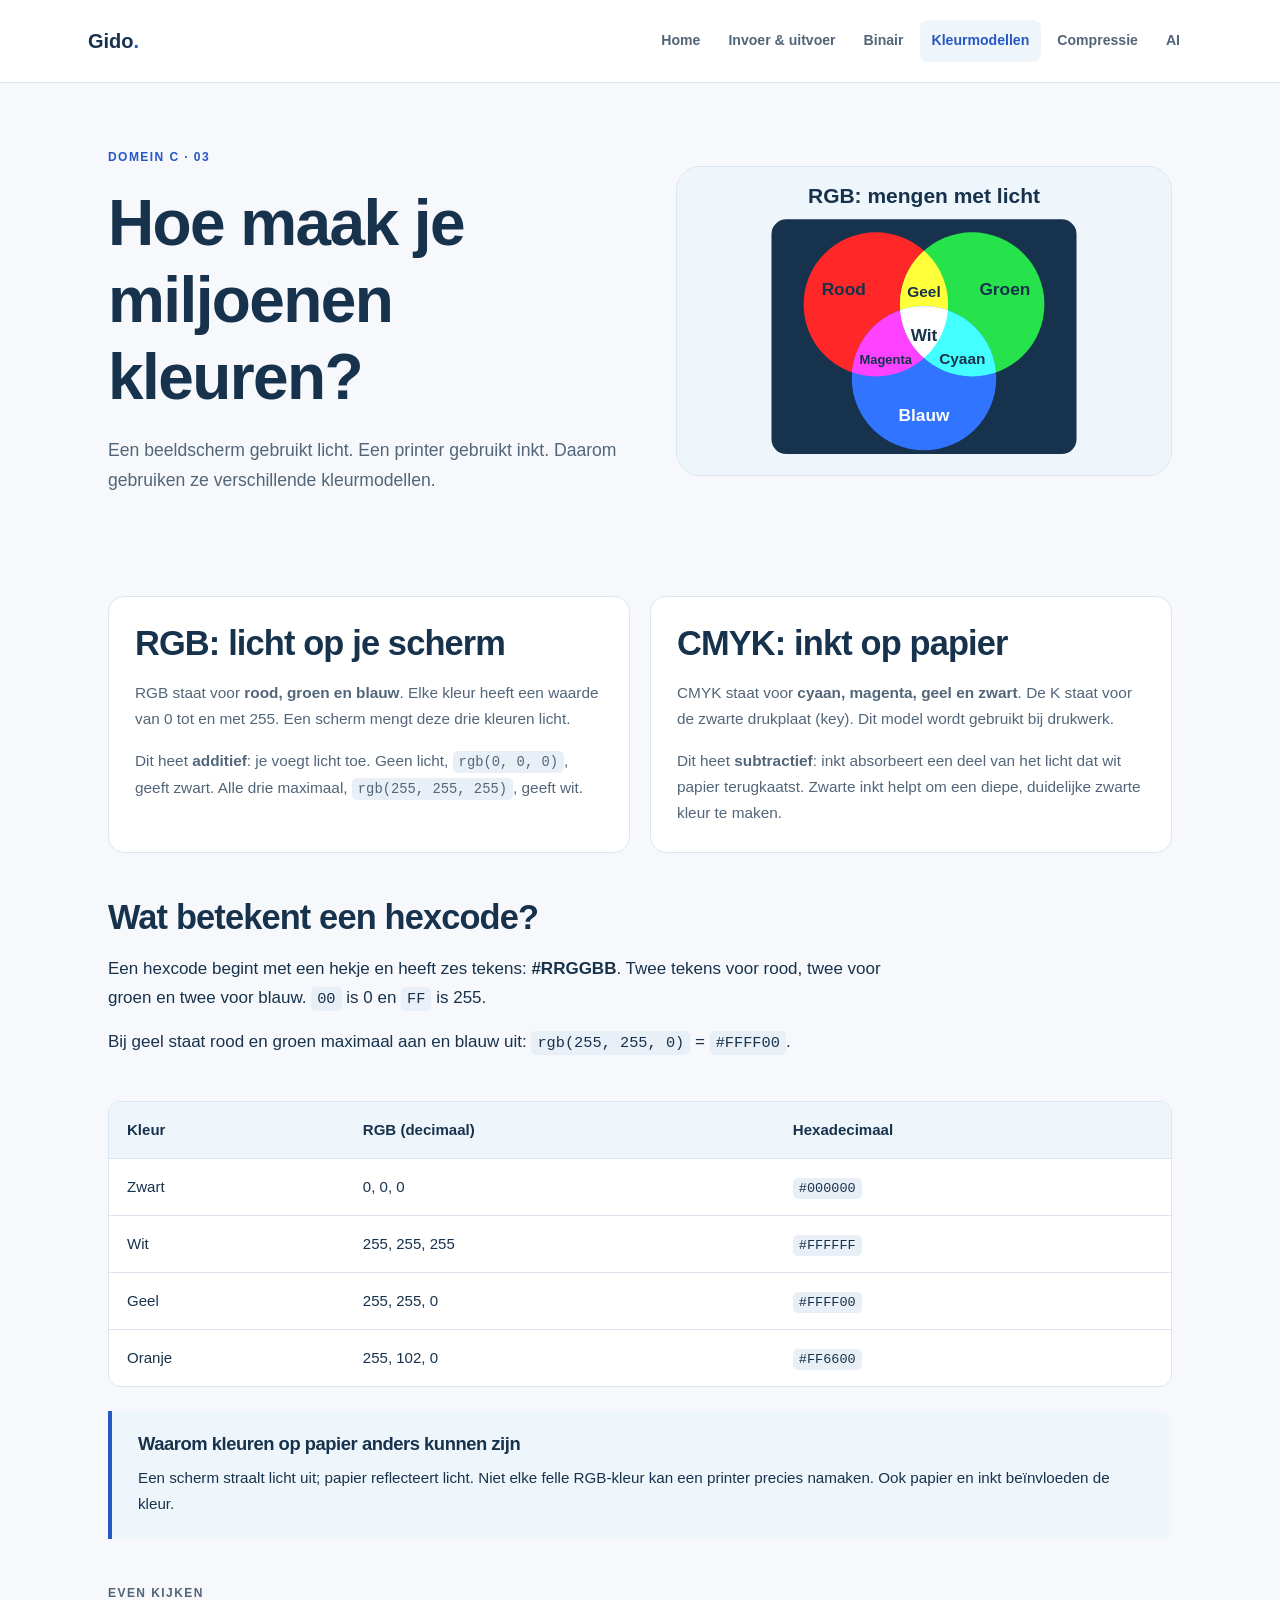
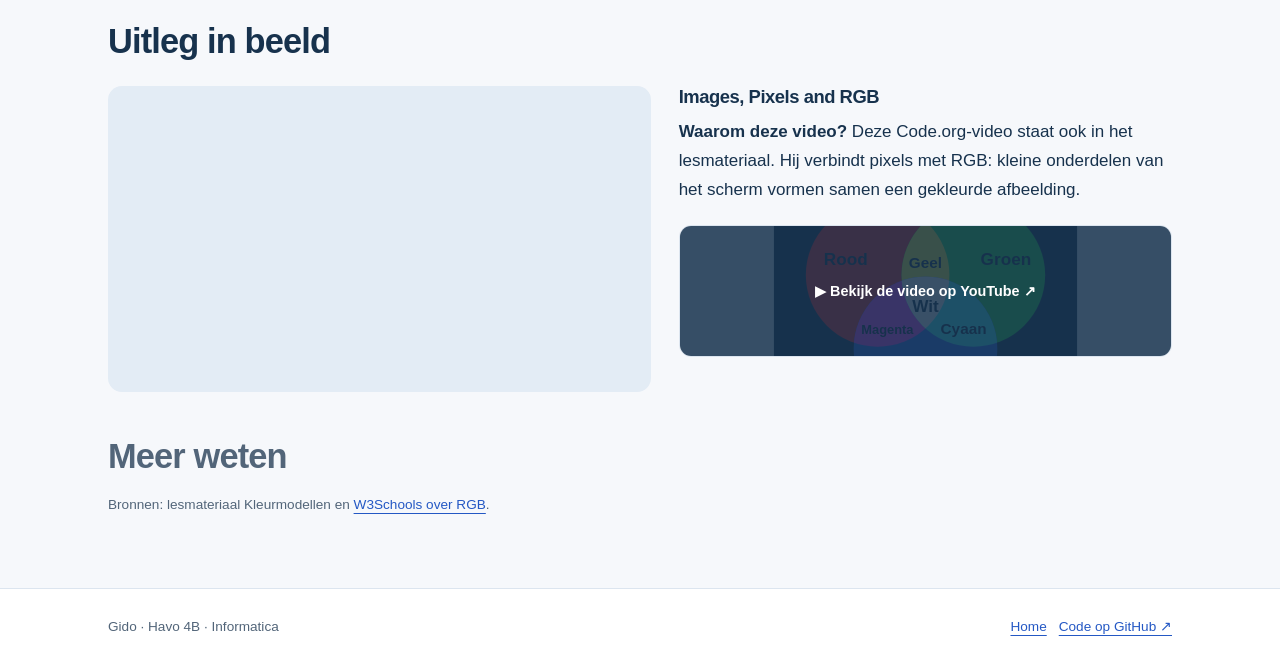
<file: kleurmodellen.html>
<!DOCTYPE html>
<!-- HTML beschrijft de inhoud. lang="nl" geeft aan dat de tekst Nederlands is. -->
<html lang="nl">
<head>
  <meta charset="UTF-8">
  <!-- Hierdoor gebruikt een telefoon zijn echte schermbreedte voor de opmaak. -->
  <meta name="viewport" content="width=device-width, initial-scale=1.0">
  <meta name="description" content="RGB en CMYK eenvoudig uitgelegd, met decimale en hexadecimale kleurcodes.">
  <title>Kleurmodellen | Gido</title>
  <!-- Alle pagina's gebruiken dezelfde CSS voor kleuren, lettertypes en afstanden. -->
  <link rel="stylesheet" href="stylesheet.css">
</head>
<body>
  <a class="skip-link" href="#inhoud">Direct naar de inhoud</a>
  <header class="site-header">
    <div class="header-inner">
      <a class="brand" href="index.html">Gido<span>.</span></a>
      <!-- Elke link in het menu opent een ander HTML-bestand. aria-current markeert de huidige pagina. -->
      <nav class="site-nav" aria-label="Hoofdmenu">
      <a href="index.html">Home</a>
      <a href="invoer.html">Invoer &amp; uitvoer</a>
      <a href="binair.html">Binair</a>
      <a href="kleurmodellen.html" aria-current="page">Kleurmodellen</a>
      <a href="compressie.html">Compressie</a>
      <a href="ai.html">AI</a>
      </nav>
    </div>
  </header>
  <main id="inhoud">
<section class="hero">
  <div><p class="eyebrow">Domein C · 03</p><h1>Hoe maak je miljoenen kleuren?</h1><p class="intro">Een beeldscherm gebruikt licht. Een printer gebruikt inkt. Daarom gebruiken ze verschillende kleurmodellen.</p></div>
  <!-- src wijst naar een eigen SVG. alt beschrijft de afbeelding als je hem niet kunt zien. -->
  <figure><img src="assets/kleuren.svg" alt="RGB-licht: rood, groen en blauw vormen geel, cyaan, magenta en samen wit." width="800" height="500"></figure>
</section><section class="section"><div class="grid two"><article class="card"><h2>RGB: licht op je scherm</h2><p>RGB staat voor <strong>rood, groen en blauw</strong>. Elke kleur heeft een waarde van 0 tot en met 255. Een scherm mengt deze drie kleuren licht.</p><p>Dit heet <strong>additief</strong>: je voegt licht toe. Geen licht, <code>rgb(0, 0, 0)</code>, geeft zwart. Alle drie maximaal, <code>rgb(255, 255, 255)</code>, geeft wit.</p></article><article class="card"><h2>CMYK: inkt op papier</h2><p>CMYK staat voor <strong>cyaan, magenta, geel en zwart</strong>. De K staat voor de zwarte drukplaat (key). Dit model wordt gebruikt bij drukwerk.</p><p>Dit heet <strong>subtractief</strong>: inkt absorbeert een deel van het licht dat wit papier terugkaatst. Zwarte inkt helpt om een diepe, duidelijke zwarte kleur te maken.</p></article></div></section>

<section class="section reading"><h2>Wat betekent een hexcode?</h2><p>Een hexcode begint met een hekje en heeft zes tekens: <strong>#RRGGBB</strong>. Twee tekens voor rood, twee voor groen en twee voor blauw. <code>00</code> is 0 en <code>FF</code> is 255.</p><p>Bij geel staat rood en groen maximaal aan en blauw uit: <code>rgb(255, 255, 0)</code> = <code>#FFFF00</code>.</p></section>
<section class="section"><div class="table-wrap"><table><thead><tr><th scope="col">Kleur</th><th scope="col">RGB (decimaal)</th><th scope="col">Hexadecimaal</th></tr></thead><tbody><tr><td>Zwart</td><td>0, 0, 0</td><td><code>#000000</code></td></tr><tr><td>Wit</td><td>255, 255, 255</td><td><code>#FFFFFF</code></td></tr><tr><td>Geel</td><td>255, 255, 0</td><td><code>#FFFF00</code></td></tr><tr><td>Oranje</td><td>255, 102, 0</td><td><code>#FF6600</code></td></tr></tbody></table></div><div class="note"><h3>Waarom kleuren op papier anders kunnen zijn</h3><p>Een scherm straalt licht uit; papier reflecteert licht. Niet elke felle RGB-kleur kan een printer precies namaken. Ook papier en inkt beïnvloeden de kleur.</p></div></section><section class="section" aria-labelledby="video-title">
  <div class="section-heading"><p class="eyebrow">Even kijken</p><h2 id="video-title">Uitleg in beeld</h2></div>
  <div class="video-grid">
    <!-- Een iframe toont de YouTube-video op deze pagina. loading="lazy" laadt hem pas wanneer hij in beeld komt. -->
    <iframe class="video-frame" src="https://www.youtube-nocookie.com/embed/15aqFQQVBWU" title="Images, Pixels and RGB" loading="lazy" allow="accelerometer; autoplay; clipboard-write; encrypted-media; gyroscope; picture-in-picture; web-share" allowfullscreen referrerpolicy="strict-origin-when-cross-origin"></iframe>
    <div><h3>Images, Pixels and RGB</h3><p><strong>Waarom deze video?</strong> Deze Code.org-video staat ook in het lesmateriaal. Hij verbindt pixels met RGB: kleine onderdelen van het scherm vormen samen een gekleurde afbeelding.</p>
      <!-- Ook de afbeelding is een link naar de video: handig als de speler niet werkt. -->
      <a class="video-poster" href="https://www.youtube.com/watch?v=15aqFQQVBWU" target="_blank" rel="noopener noreferrer"><img src="assets/kleuren.svg" alt="Illustratie bij het onderwerp"><span>▶ Bekijk de video op YouTube ↗</span></a>
    </div>
  </div>
</section><section class="section source-list"><h2>Meer weten</h2><p>Bronnen: lesmateriaal Kleurmodellen en <a href="https://www.w3schools.com/colors/colors_rgb.asp" target="_blank" rel="noopener noreferrer">W3Schools over RGB</a>.</p></section>
  </main>
  <!-- De footer is de voettekst onderaan elke pagina. -->
  <footer class="site-footer"><div class="footer-inner"><span>Gido · Havo 4B · Informatica</span><span><a href="index.html">Home</a><a href="https://github.com/gidosluiter/gidosluiter.github.io" target="_blank" rel="noopener noreferrer">Code op GitHub ↗</a></span></div></footer>
</body>
</html>
</file>
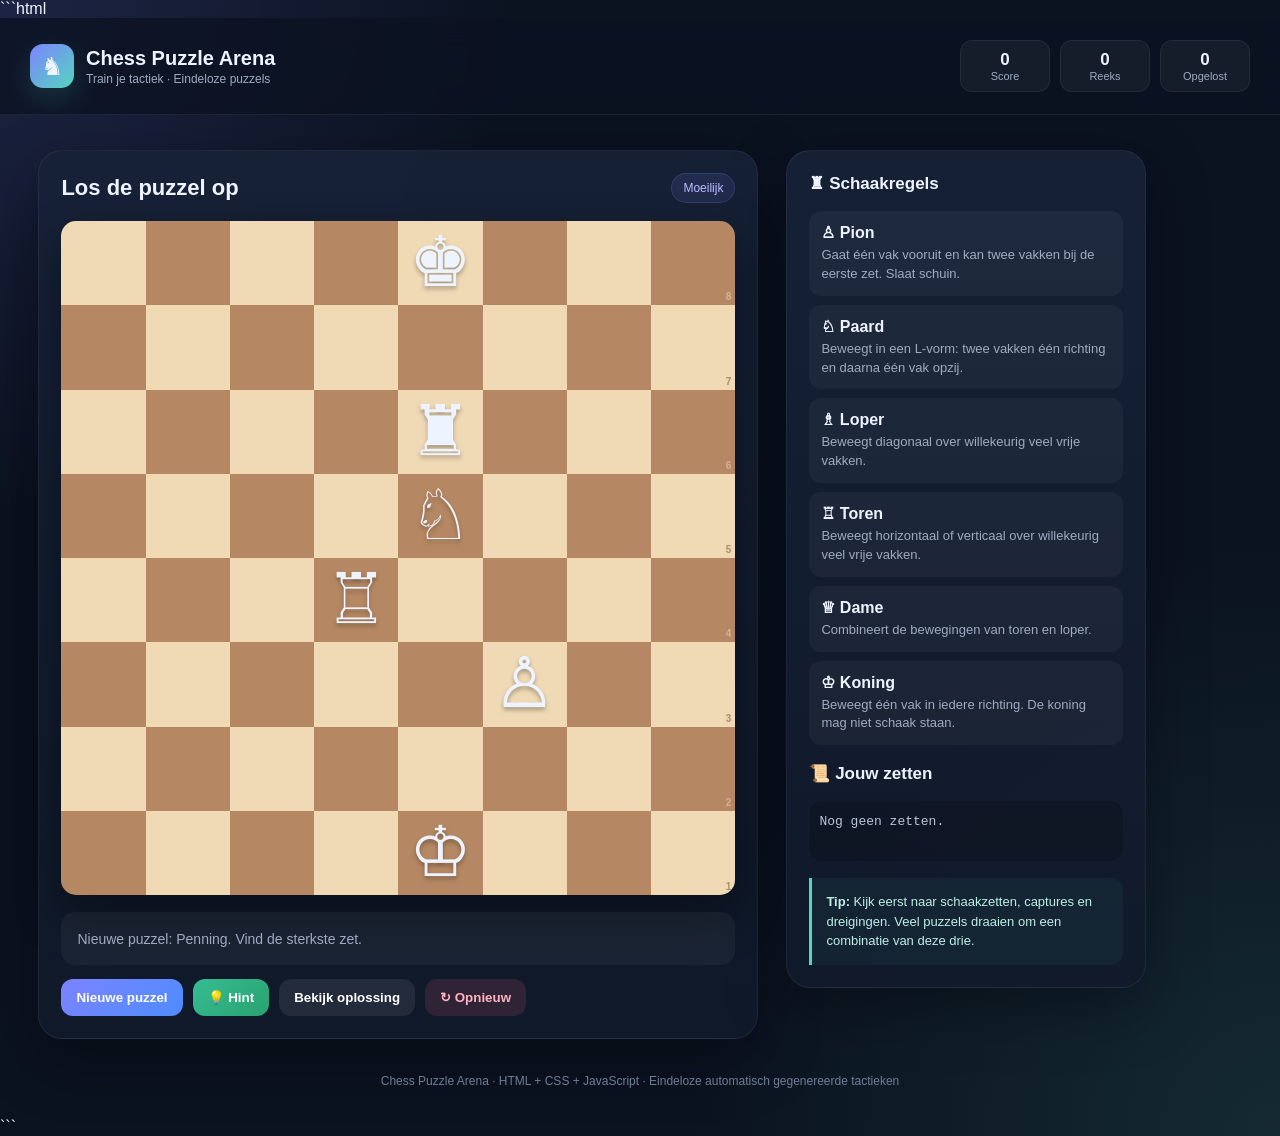
<file: puzzle.html>
```html
<!DOCTYPE html>
<html lang="nl">
<head>
<meta charset="UTF-8">
<meta name="viewport" content="width=device-width, initial-scale=1.0">
<title>Chess Puzzle Arena</title>

<style>
    * {
        box-sizing: border-box;
    }

    :root {
        --bg: #0b1220;
        --panel: #111a2b;
        --panel2: #172238;
        --text: #eef4ff;
        --muted: #9eabc1;
        --accent: #55d6be;
        --accent2: #7c83ff;
        --good: #42d392;
        --bad: #ff667d;
        --light-square: #f0d9b5;
        --dark-square: #b58863;
        --shadow: 0 20px 60px rgba(0,0,0,.35);
    }

    body {
        margin: 0;
        min-height: 100vh;
        font-family: Inter, Arial, sans-serif;
        color: var(--text);
        background:
            radial-gradient(circle at top left, rgba(124,131,255,.16), transparent 30%),
            radial-gradient(circle at bottom right, rgba(85,214,190,.12), transparent 35%),
            var(--bg);
    }

    header {
        padding: 22px 30px;
        display: flex;
        align-items: center;
        justify-content: space-between;
        gap: 20px;
        border-bottom: 1px solid rgba(255,255,255,.07);
        background: rgba(11,18,32,.75);
        backdrop-filter: blur(15px);
        position: sticky;
        top: 0;
        z-index: 10;
    }

    .logo {
        display: flex;
        align-items: center;
        gap: 12px;
    }

    .logo-icon {
        width: 44px;
        height: 44px;
        border-radius: 13px;
        display: grid;
        place-items: center;
        font-size: 25px;
        background: linear-gradient(135deg, var(--accent2), var(--accent));
        box-shadow: 0 10px 30px rgba(85,214,190,.18);
    }

    .logo h1 {
        font-size: 20px;
        margin: 0;
    }

    .logo span {
        display: block;
        font-size: 12px;
        color: var(--muted);
        margin-top: 2px;
    }

    .stats {
        display: flex;
        gap: 10px;
        flex-wrap: wrap;
    }

    .stat {
        background: rgba(255,255,255,.05);
        border: 1px solid rgba(255,255,255,.06);
        padding: 9px 14px;
        border-radius: 12px;
        min-width: 90px;
        text-align: center;
    }

    .stat strong {
        display: block;
        font-size: 17px;
    }

    .stat small {
        color: var(--muted);
        font-size: 11px;
    }

    main {
        width: min(1250px, 94%);
        margin: 35px auto;
        display: grid;
        grid-template-columns: minmax(500px, 720px) minmax(280px, 360px);
        gap: 28px;
        align-items: start;
    }

    .board-card,
    .side-card {
        background: linear-gradient(180deg, rgba(23,34,56,.92), rgba(17,26,43,.92));
        border: 1px solid rgba(255,255,255,.06);
        border-radius: 24px;
        box-shadow: var(--shadow);
    }

    .board-card {
        padding: 22px;
    }

    .board-header {
        display: flex;
        justify-content: space-between;
        align-items: center;
        margin-bottom: 18px;
        gap: 15px;
    }

    .board-header h2 {
        margin: 0;
        font-size: 22px;
    }

    .difficulty {
        padding: 7px 11px;
        border-radius: 999px;
        background: rgba(124,131,255,.12);
        color: #b9bdff;
        font-size: 12px;
        border: 1px solid rgba(124,131,255,.18);
    }

    #board {
        width: min(100%, 680px);
        aspect-ratio: 1;
        margin: auto;
        display: grid;
        grid-template-columns: repeat(8, 1fr);
        border-radius: 15px;
        overflow: hidden;
        box-shadow: 0 20px 45px rgba(0,0,0,.42);
        user-select: none;
    }

    .square {
        position: relative;
        aspect-ratio: 1;
        display: flex;
        justify-content: center;
        align-items: center;
        cursor: pointer;
        transition: filter .15s, box-shadow .15s;
    }

    .square.light { background: var(--light-square); }
    .square.dark { background: var(--dark-square); }

    .square:hover {
        filter: brightness(1.08);
    }

    .square.selected {
        box-shadow: inset 0 0 0 5px rgba(255,235,100,.75);
    }

    .square.correct {
        box-shadow: inset 0 0 0 5px rgba(66,211,146,.8);
    }

    .square.wrong {
        box-shadow: inset 0 0 0 5px rgba(255,102,125,.85);
    }

    .piece {
        font-family: "Segoe UI Symbol", "Noto Sans Symbols 2", serif;
        font-size: clamp(40px, 7vw, 70px);
        line-height: 1;
        filter: drop-shadow(0 3px 2px rgba(0,0,0,.3));
    }

    .coord {
        position: absolute;
        right: 4px;
        bottom: 3px;
        font-size: 10px;
        font-weight: bold;
        opacity: .6;
    }

    .light .coord { color: #795b3e; }
    .dark .coord { color: #ead0b0; }

    .message {
        margin-top: 17px;
        padding: 14px 16px;
        min-height: 53px;
        border-radius: 14px;
        background: rgba(255,255,255,.045);
        color: var(--muted);
        display: flex;
        align-items: center;
        font-size: 14px;
    }

    .message.good {
        color: #aef4d2;
        background: rgba(66,211,146,.09);
    }

    .message.bad {
        color: #ffb0bd;
        background: rgba(255,102,125,.09);
    }

    .controls {
        display: flex;
        gap: 10px;
        margin-top: 14px;
        flex-wrap: wrap;
    }

    button {
        border: 0;
        cursor: pointer;
        color: white;
        padding: 11px 15px;
        border-radius: 12px;
        background: rgba(255,255,255,.08);
        transition: .18s;
        font-weight: 700;
    }

    button:hover {
        transform: translateY(-1px);
        background: rgba(255,255,255,.13);
    }

    button.primary {
        background: linear-gradient(135deg, var(--accent2), #4e8cff);
    }

    button.green {
        background: linear-gradient(135deg, #35bd94, #2aa26e);
    }

    button.red {
        background: rgba(255,102,125,.13);
        color: #ffb4c1;
    }

    .side-card {
        padding: 22px;
    }

    .side-card h3 {
        margin-top: 0;
        font-size: 17px;
    }

    .rule {
        background: rgba(255,255,255,.04);
        padding: 12px;
        border-radius: 12px;
        margin-bottom: 9px;
    }

    .rule strong {
        display: block;
        margin-bottom: 4px;
    }

    .rule span {
        color: var(--muted);
        font-size: 13px;
        line-height: 1.45;
    }

    .moves {
        margin-top: 18px;
    }

    #moves {
        min-height: 60px;
        max-height: 220px;
        overflow: auto;
        background: rgba(0,0,0,.18);
        border-radius: 13px;
        padding: 10px;
        color: #b9c5d8;
        font-family: monospace;
        line-height: 1.7;
    }

    .tip {
        margin-top: 17px;
        padding: 14px;
        border-left: 3px solid var(--accent);
        background: rgba(85,214,190,.05);
        color: #bfeee5;
        font-size: 13px;
        line-height: 1.5;
        border-radius: 0 12px 12px 0;
    }

    footer {
        width: min(1250px, 94%);
        margin: 0 auto 30px;
        text-align: center;
        color: #6f7d94;
        font-size: 12px;
    }

    @media (max-width: 900px) {
        main {
            grid-template-columns: 1fr;
        }

        #board {
            width: 100%;
        }
    }

    @media (max-width: 600px) {
        header {
            padding: 15px;
            flex-direction: column;
            align-items: stretch;
        }

        .stats {
            justify-content: center;
        }

        main {
            margin-top: 20px;
        }

        .board-card,
        .side-card {
            padding: 14px;
            border-radius: 18px;
        }
    }
</style>
</head>

<body>

<header>
    <div class="logo">
        <div class="logo-icon">♞</div>
        <div>
            <h1>Chess Puzzle Arena</h1>
            <span>Train je tactiek · Eindeloze puzzels</span>
        </div>
    </div>

    <div class="stats">
        <div class="stat">
            <strong id="score">0</strong>
            <small>Score</small>
        </div>
        <div class="stat">
            <strong id="streak">0</strong>
            <small>Reeks</small>
        </div>
        <div class="stat">
            <strong id="solved">0</strong>
            <small>Opgelost</small>
        </div>
    </div>
</header>

<main>

    <section class="board-card">
        <div class="board-header">
            <div>
                <h2>Los de puzzel op</h2>
            </div>
            <div class="difficulty" id="difficulty">Gemiddeld</div>
        </div>

        <div id="board"></div>

        <div id="message" class="message">
            Vind de beste zet. Klik eerst op het stuk en daarna op het doelvak.
        </div>

        <div class="controls">
            <button class="primary" onclick="newPuzzle()">Nieuwe puzzel</button>
            <button class="green" onclick="hint()">💡 Hint</button>
            <button onclick="showSolution()">Bekijk oplossing</button>
            <button class="red" onclick="resetPuzzle()">↻ Opnieuw</button>
        </div>
    </section>

    <aside class="side-card">
        <h3>♜ Schaakregels</h3>

        <div class="rule">
            <strong>♙ Pion</strong>
            <span>Gaat één vak vooruit en kan twee vakken bij de eerste zet. Slaat schuin.</span>
        </div>

        <div class="rule">
            <strong>♘ Paard</strong>
            <span>Beweegt in een L-vorm: twee vakken één richting en daarna één vak opzij.</span>
        </div>

        <div class="rule">
            <strong>♗ Loper</strong>
            <span>Beweegt diagonaal over willekeurig veel vrije vakken.</span>
        </div>

        <div class="rule">
            <strong>♖ Toren</strong>
            <span>Beweegt horizontaal of verticaal over willekeurig veel vrije vakken.</span>
        </div>

        <div class="rule">
            <strong>♕ Dame</strong>
            <span>Combineert de bewegingen van toren en loper.</span>
        </div>

        <div class="rule">
            <strong>♔ Koning</strong>
            <span>Beweegt één vak in iedere richting. De koning mag niet schaak staan.</span>
        </div>

        <div class="moves">
            <h3>📜 Jouw zetten</h3>
            <div id="moves">Nog geen zetten.</div>
        </div>

        <div class="tip">
            <strong>Tip:</strong> Kijk eerst naar schaakzetten, captures en dreigingen. Veel puzzels draaien om een combinatie van deze drie.
        </div>
    </aside>

</main>

<footer>
    Chess Puzzle Arena · HTML + CSS + JavaScript · Eindeloze automatisch gegenereerde tactieken
</footer>

<script>
/*
    CHESS PUZZLE ARENA
    -------------------
    Deze versie gebruikt volledig lokale JavaScript-logica.
    Er is geen server en geen externe library nodig.
*/

const PIECES = {
    wp:"♙", wr:"♖", wn:"♘", wb:"♗", wq:"♕", wk:"♔",
    bp:"♟", br:"♜", bn:"♞", bb:"♝", bq:"♛", bk:"♚"
};

let boardState = [];
let selected = null;
let solution = null;
let puzzleOriginal = null;
let puzzleOver = false;
let score = 0;
let streak = 0;
let solved = 0;
let hintsUsed = 0;

const boardEl = document.getElementById("board");
const messageEl = document.getElementById("message");
const movesEl = document.getElementById("moves");

function emptyBoard() {
    return Array.from({length:8}, () => Array(8).fill(null));
}

function cloneBoard(board) {
    return board.map(row => [...row]);
}

function piece(color, type) {
    return color + type;
}

function inside(r,c) {
    return r >= 0 && r < 8 && c >= 0 && c < 8;
}

function sq(r,c) {
    return String.fromCharCode(97+c) + (8-r);
}

function same(a,b) {
    return a && b && a.r === b.r && a.c === b.c;
}

/* -------------------------------------------------------
   PUZZELGENERATIE
------------------------------------------------------- */

function randomPuzzle() {
    const templates = [
        createForkPuzzle,
        createMatePuzzle,
        createCapturePuzzle,
        createPinPuzzle,
        createQueenAttackPuzzle,
        createKnightTrapPuzzle
    ];

    const creator = templates[Math.floor(Math.random() * templates.length)];
    return creator();
}

function createForkPuzzle() {
    let b = emptyBoard();

    // Koningen
    b[0][4] = "bk";
    b[7][4] = "wk";

    // Wit paard met vork
    b[4][3] = "wn";
    b[2][4] = "br";
    b[2][2] = "bq";

    // extra stukken
    b[5][5] = "bp";
    b[1][1] = "bp";

    return {
        board:b,
        side:"w",
        solution:{from:{r:4,c:3}, to:{r:2,c:4}},
        title:"Paardvork",
        difficulty:"Gemiddeld",
        explanation:"Het paard valt tegelijk de toren en dame aan."
    };
}

function createMatePuzzle() {
    let b = emptyBoard();

    b[0][0] = "bk";
    b[1][1] = "bp";
    b[1][0] = "bp";

    b[2][2] = "wq";
    b[3][5] = "wk";
    b[2][6] = "wr";

    return {
        board:b,
        side:"w",
        solution:{from:{r:2,c:2}, to:{r:1,c:1}},
        title:"Matdreiging",
        difficulty:"Moeilijk",
        explanation:"De dame maakt een beslissende aanval op de koning."
    };
}

function createCapturePuzzle() {
    let b = emptyBoard();

    b[7][4] = "wk";
    b[0][4] = "bk";

    b[4][4] = "wq";
    b[3][4] = "bq";

    b[2][5] = "br";
    b[5][2] = "wr";

    return {
        board:b,
        side:"w",
        solution:{from:{r:4,c:4}, to:{r:3,c:4}},
        title:"Winnende ruil",
        difficulty:"Makkelijk",
        explanation:"De dame kan de vijandelijke dame veilig slaan."
    };
}

function createPinPuzzle() {
    let b = emptyBoard();

    b[0][4] = "bk";
    b[7][4] = "wk";

    b[2][4] = "br";
    b[3][4] = "wn";

    b[4][3] = "wr";
    b[5][5] = "wp";

    return {
        board:b,
        side:"w",
        solution:{from:{r:4,c:3}, to:{r:2,c:3}},
        title:"Penning",
        difficulty:"Moeilijk",
        explanation:"Gebruik de penning om een vijandelijk stuk te winnen."
    };
}

function createQueenAttackPuzzle() {
    let b = emptyBoard();

    b[7][6] = "wk";
    b[0][0] = "bk";

    b[4][4] = "wq";
    b[3][3] = "bp";
    b[2][6] = "br";
    b[5][2] = "bp";

    return {
        board:b,
        side:"w",
        solution:{from:{r:4,c:4}, to:{r:3,c:3}},
        title:"Dameaanval",
        difficulty:"Gemiddeld",
        explanation:"Gebruik de dame om een waardevol stuk te winnen."
    };
}

function createKnightTrapPuzzle() {
    let b = emptyBoard();

    b[7][4] = "wk";
    b[0][4] = "bk";

    b[4][4] = "wn";
    b[2][3] = "bp";
    b[2][5] = "br";
    b[3][6] = "bp";

    b[5][2] = "wr";

    return {
        board:b,
        side:"w",
        solution:{from:{r:4,c:4}, to:{r:2,c:5}},
        title:"Paardaanval",
        difficulty:"Gemiddeld",
        explanation:"Het paard springt naar een sterk veld en valt een zwaar stuk aan."
    };
}

/* -------------------------------------------------------
   RENDER
------------------------------------------------------- */

function renderBoard() {
    boardEl.innerHTML = "";

    for(let r=0;r<8;r++) {
        for(let c=0;c<8;c++) {
            const div = document.createElement("div");
            div.className = "square " + ((r+c)%2===0 ? "light" : "dark");

            if(selected && selected.r===r && selected.c===c) {
                div.classList.add("selected");
            }

            const p = boardState[r][c];

            if(p) {
                const pieceEl = document.createElement("span");
                pieceEl.className = "piece";
                pieceEl.textContent = PIECES[p];
                div.appendChild(pieceEl);
            }

            if(c===7) {
                const coord = document.createElement("span");
                coord.className = "coord";
                coord.textContent = 8-r;
                div.appendChild(coord);
            }

            div.addEventListener("click", () => clickSquare(r,c));
            boardEl.appendChild(div);
        }
    }
}

function clickSquare(r,c) {
    if(puzzleOver) return;

    if(!selected) {
        if(boardState[r][c]) {
            selected = {r,c};
            renderBoard();
            setMessage("Kies nu waar je het stuk naartoe wilt zetten.");
        }
        return;
    }

    const from = selected;
    const to = {r,c};

    if(same(from,to)) {
        selected = null;
        renderBoard();
        return;
    }

    tryMove(from,to);
}

function tryMove(from,to) {
    const isCorrect = solution &&
        from.r === solution.from.r &&
        from.c === solution.from.c &&
        to.r === solution.to.r &&
        to.c === solution.to.c;

    const fromPiece = boardState[from.r][from.c];

    if(!fromPiece) {
        selected = null;
        renderBoard();
        return;
    }

    if(isCorrect) {
        boardState[to.r][to.c] = fromPiece;
        boardState[from.r][from.c] = null;
        selected = null;

        score += hintsUsed ? 5 : 10;
        streak++;
        solved++;
        puzzleOver = true;

        updateStats();
        renderBoard();

        setMessage(
            "✅ Goed gedaan! " +
            puzzleOriginal.explanation +
            " Klik op 'Nieuwe puzzel' voor de volgende.",
            "good"
        );

        addMove(from,to,true);
    } else {
        streak = 0;
        score = Math.max(0, score - 2);
        updateStats();

        document.querySelectorAll(".square").forEach((el,index) => {
            const rr = Math.floor(index/8);
            const cc = index%8;

            if((rr===from.r && cc===from.c) ||
               (rr===to.r && cc===to.c)) {
                el.classList.add("wrong");
            }
        });

        setMessage("❌ Dat is niet de beste zet. Probeer opnieuw.", "bad");
        addMove(from,to,false);

        setTimeout(() => {
            selected = null;
            renderBoard();
        }, 450);

        return;
    }
}

/* -------------------------------------------------------
   HULPFUNCTIES
------------------------------------------------------- */

function setMessage(text, type="") {
    messageEl.className = "message " + type;
    messageEl.textContent = text;
}

function addMove(from,to,good) {
    if(movesEl.textContent === "Nog geen zetten.") {
        movesEl.textContent = "";
    }

    const p = document.createElement("div");
    p.textContent =
        `${good ? "✓" : "✗"} ${sq(from.r,from.c)} → ${sq(to.r,to.c)}`;

    p.style.color = good ? "#70e0ad" : "#ff9ead";
    movesEl.appendChild(p);
    movesEl.scrollTop = movesEl.scrollHeight;
}

function updateStats() {
    document.getElementById("score").textContent = score;
    document.getElementById("streak").textContent = streak;
    document.getElementById("solved").textContent = solved;
}

function newPuzzle() {
    puzzleOriginal = randomPuzzle();
    boardState = cloneBoard(puzzleOriginal.board);
    solution = puzzleOriginal.solution;
    selected = null;
    puzzleOver = false;
    hintsUsed = 0;

    document.getElementById("difficulty").textContent =
        puzzleOriginal.difficulty;

    movesEl.textContent = "Nog geen zetten.";
    setMessage(
        `Nieuwe puzzel: ${puzzleOriginal.title}. Vind de sterkste zet.`
    );

    renderBoard();
}

function resetPuzzle() {
    if(!puzzleOriginal) return;

    boardState = cloneBoard(puzzleOriginal.board);
    selected = null;
    puzzleOver = false;

    setMessage("Puzzel opnieuw gestart.");
    renderBoard();
}

function hint() {
    if(puzzleOver) return;

    hintsUsed++;

    const from = solution.from;
    const to = solution.to;

    selected = {...from};
    renderBoard();

    setMessage(
        `💡 Hint: kijk naar het stuk op ${sq(from.r,from.c)}. Het gaat waarschijnlijk naar ${sq(to.r,to.c)}.`
    );
}

function showSolution() {
    if(puzzleOver) return;

    selected = {...solution.from};
    renderBoard();

    setTimeout(() => {
        const children = [...document.querySelectorAll(".square")];

        children.forEach((el,index) => {
            const r = Math.floor(index/8);
            const c = index%8;

            if((r===solution.from.r && c===solution.from.c) ||
               (r===solution.to.r && c===solution.to.c)) {
                el.classList.add("correct");
            }
        });

        setMessage(
            `De oplossing is ${sq(solution.from.r,solution.from.c)} → ${sq(solution.to.r,solution.to.c)}.`
        );
    }, 50);
}

/* -------------------------------------------------------
   START
------------------------------------------------------- */

newPuzzle();
updateStats();
</script>

</body>
</html>
```
</file>
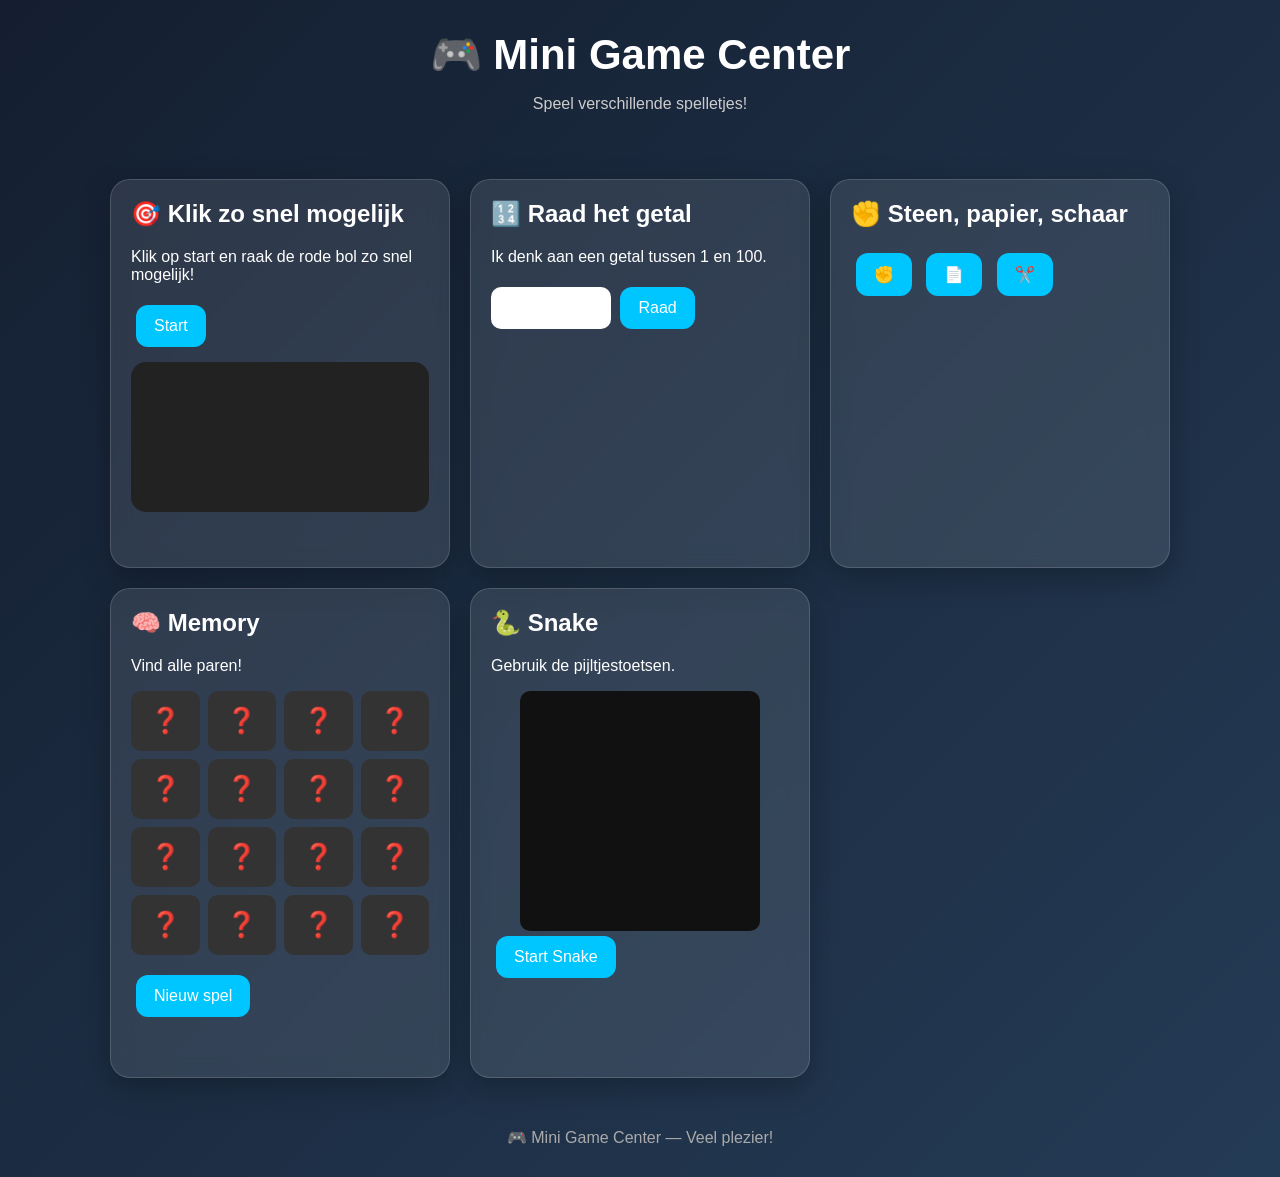
<file: spel.html>
<!DOCTYPE html>
<html lang="nl">
<head>
    <meta charset="UTF-8">
    <meta name="viewport" content="width=device-width, initial-scale=1.0">
    <title>Mini Game Center 🎮</title>

    <style>
        * {
            box-sizing: border-box;
        }

        body {
            margin: 0;
            font-family: Arial, sans-serif;
            background: linear-gradient(135deg, #141e30, #243b55);
            color: white;
            min-height: 100vh;
        }

        header {
            text-align: center;
            padding: 30px 15px;
        }

        header h1 {
            font-size: 42px;
            margin: 0 0 10px;
        }

        header p {
            color: #ccc;
        }

        .games {
            display: grid;
            grid-template-columns: repeat(auto-fit, minmax(280px, 1fr));
            gap: 20px;
            max-width: 1100px;
            margin: auto;
            padding: 20px;
        }

        .game {
            background: rgba(255,255,255,0.1);
            border: 1px solid rgba(255,255,255,0.15);
            border-radius: 20px;
            padding: 20px;
            backdrop-filter: blur(10px);
            box-shadow: 0 10px 30px rgba(0,0,0,0.25);
        }

        .game h2 {
            margin-top: 0;
        }

        button {
            border: none;
            border-radius: 12px;
            padding: 12px 18px;
            margin: 5px;
            font-size: 16px;
            cursor: pointer;
            background: #00c6ff;
            color: white;
            transition: 0.2s;
        }

        button:hover {
            transform: scale(1.05);
            background: #0072ff;
        }

        input {
            padding: 12px;
            border-radius: 10px;
            border: none;
            width: 120px;
            font-size: 16px;
        }

        .result {
            min-height: 25px;
            margin-top: 10px;
            font-weight: bold;
        }

        /* Klikspel */
        #clickArea {
            height: 150px;
            background: #222;
            border-radius: 15px;
            position: relative;
            margin-top: 10px;
            overflow: hidden;
        }

        #target {
            display: none;
            position: absolute;
            width: 45px;
            height: 45px;
            border-radius: 50%;
            background: red;
            cursor: pointer;
        }

        /* Memory */
        #memory {
            display: grid;
            grid-template-columns: repeat(4, 1fr);
            gap: 8px;
            max-width: 300px;
            margin: 15px auto;
        }

        .card {
            height: 60px;
            background: #333;
            display: flex;
            justify-content: center;
            align-items: center;
            border-radius: 10px;
            font-size: 25px;
            cursor: pointer;
        }

        .card.open {
            background: #00a8ff;
        }

        /* Snake */
        #snakeCanvas {
            background: #111;
            display: block;
            margin: auto;
            border-radius: 10px;
        }

        footer {
            text-align: center;
            padding: 30px;
            color: #aaa;
        }
    </style>
</head>

<body>

<header>
    <h1>🎮 Mini Game Center</h1>
    <p>Speel verschillende spelletjes!</p>
</header>

<main class="games">

    <!-- KLIK GAME -->
    <section class="game">
        <h2>🎯 Klik zo snel mogelijk</h2>

        <p id="clickInfo">
            Klik op start en raak de rode bol zo snel mogelijk!
        </p>

        <button onclick="startClickGame()">Start</button>

        <div id="clickArea">
            <div id="target" onclick="hitTarget()"></div>
        </div>

        <div class="result" id="clickResult"></div>
    </section>


    <!-- RAAD HET GETAL -->
    <section class="game">
        <h2>🔢 Raad het getal</h2>

        <p>Ik denk aan een getal tussen 1 en 100.</p>

        <input id="guessInput" type="number" min="1" max="100">
        <button onclick="guessNumber()">Raad</button>

        <div class="result" id="guessResult"></div>
    </section>


    <!-- STEEN PAPIER SCHAAR -->
    <section class="game">
        <h2>✊ Steen, papier, schaar</h2>

        <button onclick="playRPS('steen')">✊</button>
        <button onclick="playRPS('papier')">📄</button>
        <button onclick="playRPS('schaar')">✂️</button>

        <div class="result" id="rpsResult"></div>
    </section>


    <!-- MEMORY -->
    <section class="game">
        <h2>🧠 Memory</h2>

        <p>Vind alle paren!</p>

        <div id="memory"></div>

        <button onclick="startMemory()">Nieuw spel</button>

        <div class="result" id="memoryResult"></div>
    </section>


    <!-- SNAKE -->
    <section class="game">
        <h2>🐍 Snake</h2>

        <p>Gebruik de pijltjestoetsen.</p>

        <canvas id="snakeCanvas" width="240" height="240"></canvas>

        <button onclick="startSnake()">Start Snake</button>

        <div class="result" id="snakeResult"></div>
    </section>

</main>

<footer>
    🎮 Mini Game Center — Veel plezier!
</footer>


<script>

    /* =========================
       KLIK GAME
    ========================= */

    let clickStart;
    let clickTimer;

    function startClickGame() {
        const target = document.getElementById("target");

        document.getElementById("clickResult").textContent =
            "Wacht op de rode bol...";

        target.style.display = "none";

        let delay = Math.random() * 3000 + 1000;

        clearTimeout(clickTimer);

        clickTimer = setTimeout(() => {

            const area = document.getElementById("clickArea");

            target.style.left =
                Math.random() * (area.clientWidth - 45) + "px";

            target.style.top =
                Math.random() * (area.clientHeight - 45) + "px";

            target.style.display = "block";

            clickStart = Date.now();

        }, delay);
    }

    function hitTarget() {

        if (!clickStart) return;

        let time = Date.now() - clickStart;

        document.getElementById("clickResult").textContent =
            "⚡ Reactietijd: " + time + " ms";

        document.getElementById("target").style.display = "none";

        clickStart = null;
    }


    /* =========================
       RAAD HET GETAL
    ========================= */

    let secretNumber =
        Math.floor(Math.random() * 100) + 1;

    let guesses = 0;

    function guessNumber() {

        let input =
            Number(document.getElementById("guessInput").value);

        let result =
            document.getElementById("guessResult");

        if (!input || input < 1 || input > 100) {
            result.textContent =
                "Vul een getal tussen 1 en 100 in!";
            return;
        }

        guesses++;

        if (input === secretNumber) {

            result.textContent =
                "🎉 Goed geraden in " + guesses + " pogingen!";

            secretNumber =
                Math.floor(Math.random() * 100) + 1;

            guesses = 0;

        } else if (input < secretNumber) {

            result.textContent = "⬆️ Hoger!";

        } else {

            result.textContent = "⬇️ Lager!";
        }
    }


    /* =========================
       STEEN PAPIER SCHAAR
    ========================= */

    function playRPS(player) {

        const choices = [
            "steen",
            "papier",
            "schaar"
        ];

        const computer =
            choices[Math.floor(Math.random() * 3)];

        let result = "";

        if (player === computer) {

            result = "🤝 Gelijkspel!";

        } else if (
            (player === "steen" && computer === "schaar") ||
            (player === "papier" && computer === "steen") ||
            (player === "schaar" && computer === "papier")
        ) {

            result = "🎉 Jij wint!";

        } else {

            result = "😢 Computer wint!";
        }

        document.getElementById("rpsResult").textContent =
            "Jij: " + player +
            " | Computer: " + computer +
            " → " + result;
    }


    /* =========================
       MEMORY
    ========================= */

    const symbols = [
        "🍎","🍎",
        "🍌","🍌",
        "🍕","🍕",
        "🚀","🚀",
        "🐱","🐱",
        "⚽","⚽",
        "🎮","🎮",
        "⭐","⭐"
    ];

    let memoryCards = [];
    let firstCard = null;
    let secondCard = null;
    let locked = false;
    let matched = 0;

    function startMemory() {

        const board =
            document.getElementById("memory");

        board.innerHTML = "";

        memoryCards = [...symbols]
            .sort(() => Math.random() - 0.5);

        firstCard = null;
        secondCard = null;
        locked = false;
        matched = 0;

        document.getElementById("memoryResult").textContent =
            "";

        memoryCards.forEach((symbol, index) => {

            const card =
                document.createElement("div");

            card.className = "card";
            card.textContent = "❓";

            card.dataset.symbol = symbol;

            card.onclick = () =>
                flipCard(card);

            board.appendChild(card);
        });
    }

    function flipCard(card) {

        if (
            locked ||
            card.classList.contains("open") ||
            card === firstCard
        ) return;

        card.textContent =
            card.dataset.symbol;

        card.classList.add("open");

        if (!firstCard) {

            firstCard = card;

        } else {

            secondCard = card;
            locked = true;

            if (
                firstCard.dataset.symbol ===
                secondCard.dataset.symbol
            ) {

                matched++;

                firstCard = null;
                secondCard = null;
                locked = false;

                if (matched === symbols.length / 2) {
                    document.getElementById("memoryResult")
                        .textContent =
                        "🏆 Je hebt gewonnen!";
                }

            } else {

                setTimeout(() => {

                    firstCard.textContent = "❓";
                    secondCard.textContent = "❓";

                    firstCard.classList.remove("open");
                    secondCard.classList.remove("open");

                    firstCard = null;
                    secondCard = null;
                    locked = false;

                }, 800);
            }
        }
    }

    startMemory();


    /* =========================
       SNAKE
    ========================= */

    const canvas =
        document.getElementById("snakeCanvas");

    const ctx = canvas.getContext("2d");

    const grid = 20;

    let snake;
    let food;
    let direction;
    let snakeTimer;
    let snakeScore = 0;

    function startSnake() {

        snake = [
            {x: 100, y: 100},
            {x: 80, y: 100},
            {x: 60, y: 100}
        ];

        direction = {
            x: grid,
            y: 0
        };

        snakeScore = 0;

        document.getElementById("snakeResult")
            .textContent = "Score: 0";

        createFood();

        clearInterval(snakeTimer);

        snakeTimer =
            setInterval(updateSnake, 120);
    }

    function createFood() {

        food = {
            x:
                Math.floor(
                    Math.random() *
                    (canvas.width / grid)
                ) * grid,

            y:
                Math.floor(
                    Math.random() *
                    (canvas.height / grid)
                ) * grid
        };
    }

    function updateSnake() {

        const head = {
            x: snake[0].x + direction.x,
            y: snake[0].y + direction.y
        };

        // Botsing met muur
        if (
            head.x < 0 ||
            head.y < 0 ||
            head.x >= canvas.width ||
            head.y >= canvas.height
        ) {
            gameOverSnake();
            return;
        }

        // Botsing met zichzelf
        for (let part of snake) {
            if (
                head.x === part.x &&
                head.y === part.y
            ) {
                gameOverSnake();
                return;
            }
        }

        snake.unshift(head);

        if (
            head.x === food.x &&
            head.y === food.y
        ) {

            snakeScore++;

            document.getElementById("snakeResult")
                .textContent =
                "Score: " + snakeScore;

            createFood();

        } else {

            snake.pop();
        }

        drawSnake();
    }

    function drawSnake() {

        ctx.fillStyle = "#111";
        ctx.fillRect(
            0,
            0,
            canvas.width,
            canvas.height
        );

        // Snake
        ctx.fillStyle = "#00ff66";

        snake.forEach(part => {

            ctx.fillRect(
                part.x,
                part.y,
                grid - 2,
                grid - 2
            );
        });

        // Voedsel
        ctx.fillStyle = "red";

        ctx.fillRect(
            food.x,
            food.y,
            grid - 2,
            grid - 2
        );
    }

    function gameOverSnake() {

        clearInterval(snakeTimer);

        document.getElementById("snakeResult")
            .textContent =
            "💀 Game over! Score: " + snakeScore;
    }

    document.addEventListener("keydown", event => {

        if (event.key === "ArrowUp" && direction.y === 0) {

            direction = {
                x: 0,
                y: -grid
            };

        } else if (
            event.key === "ArrowDown" &&
            direction.y === 0
        ) {

            direction = {
                x: 0,
                y: grid
            };

        } else if (
            event.key === "ArrowLeft" &&
            direction.x === 0
        ) {

            direction = {
                x: -grid,
                y: 0
            };

        } else if (
            event.key === "ArrowRight" &&
            direction.x === 0
        ) {

            direction = {
                x: grid,
                y: 0
            };
        }
    });

</script>

</body>
</html>
</file>
<file: stylesheet.css>
/* Eén stylesheet geeft alle pagina's dezelfde rustige opmaak. */
:root {
  --achtergrond: #f6f8fb;
  --wit: #ffffff;
  /* Hex #17324d is rgb(23, 50, 77): de donkerblauwe tekstkleur. */
  --tekst: #17324d;
  --zacht: #526579;
  --blauw: #2458c4;
  --lichtblauw: #eef5fb;
  --lijn: #dce5ef;
}
* { box-sizing: border-box; }
html { scroll-behavior: smooth; }
body { margin: 0; background: var(--achtergrond); color: var(--tekst); font: 17px/1.7 Arial, sans-serif; }
a { color: var(--blauw); text-underline-offset: 4px; }
a:hover { text-decoration-thickness: 2px; }
a:focus-visible { outline: 3px solid #9a5700; outline-offset: 5px; }
/* width vult het beschikbare blok; height: auto bewaart de beeldverhouding. */
img { display: block; width: 100%; height: auto; }
h1, h2, h3 { line-height: 1.2; letter-spacing: -0.025em; }
h1 { font-size: clamp(2.4rem, 5vw, 4rem); margin: 0 0 20px; }
h2 { font-size: clamp(1.6rem, 3vw, 2.15rem); margin: 0 0 16px; }
h3 { font-size: 1.15rem; margin: 0 0 10px; }
p { margin: 0 0 16px; }
p:last-child { margin-bottom: 0; }
ul { padding-left: 22px; }
code { background: #e9eff7; padding: 3px 6px; border-radius: 5px; font-size: 0.9em; }
/* Het menu staat bovenaan. Op kleine schermen lopen links door op een nieuwe regel. */
.site-header { background: var(--wit); border-bottom: 1px solid var(--lijn); }
.header-inner { max-width: 1160px; margin: auto; padding: 20px 28px; display: flex; align-items: center; justify-content: space-between; gap: 20px; }
.brand { font-weight: 800; font-size: 1.25rem; color: var(--tekst); text-decoration: none; white-space: nowrap; }
.brand span { color: var(--blauw); }
.site-nav { display: flex; flex-wrap: wrap; gap: 4px; }
.site-nav a { color: var(--zacht); text-decoration: none; font-size: 0.88rem; font-weight: 700; padding: 9px 12px; border-radius: 8px; }
.site-nav a:hover, .site-nav a[aria-current="page"] { color: var(--blauw); background: var(--lichtblauw); }
.skip-link { position: absolute; top: -100px; left: 20px; padding: 10px; background: white; z-index: 10; }
.skip-link:focus { top: 10px; }
/* Een vaste maximale breedte en ruime afstanden houden de teksten leesbaar. */
main { max-width: 1120px; margin: auto; padding: 0 28px 72px; }
.hero { display: grid; grid-template-columns: 1.05fr 1fr; align-items: center; gap: 48px; padding: 64px 0 56px; }
.eyebrow { color: var(--blauw); font-size: 0.75rem; font-weight: 800; letter-spacing: 0.12em; text-transform: uppercase; margin-bottom: 18px; }
.intro { color: var(--zacht); font-size: 1.1rem; max-width: 550px; }
.hero figure { margin: 0; }
.hero img { border-radius: 24px; border: 1px solid var(--lijn); }
figcaption { font-size: 0.8rem; color: var(--zacht); margin-top: 10px; }
.button { display: inline-block; background: var(--blauw); color: white; border: 1px solid var(--blauw); padding: 11px 20px; border-radius: 10px; text-decoration: none; font-weight: 700; font-size: 0.95rem; }
.button:hover { background: #173e91; text-decoration: none; }
.button.secondary { background: white; color: var(--blauw); }
.button-row { display: flex; gap: 12px; flex-wrap: wrap; margin-top: 24px; }
.section { margin-top: 44px; }
.section-heading { max-width: 700px; margin-bottom: 24px; }
.section-heading p { color: var(--zacht); }
.grid { display: grid; grid-template-columns: repeat(3, minmax(0, 1fr)); gap: 20px; }
.grid.two { grid-template-columns: repeat(2, minmax(0, 1fr)); }
/* Een punt selecteert een class: .card geldt voor alle elementen met class="card". */
.card { background: var(--wit); border: 1px solid var(--lijn); border-radius: 16px; padding: 26px; }
.card p { color: var(--zacht); font-size: 0.96rem; }
.card-number { display: block; color: var(--blauw); font-size: 0.8rem; font-weight: 700; margin-bottom: 18px; }
.topic-card { display: flex; flex-direction: column; }
.topic-card > a { margin-top: auto; padding-top: 18px; font-weight: 700; font-size: 0.9rem; }
.note { background: var(--lichtblauw); border-left: 4px solid var(--blauw); padding: 22px 26px; border-radius: 0 12px 12px 0; margin-top: 24px; }
.note p { font-size: 0.95rem; }
.reading { max-width: 800px; }
/* De tabel mag horizontaal schuiven zonder de rest van de pagina breder te maken. */
.table-wrap { overflow-x: auto; border: 1px solid var(--lijn); border-radius: 12px; background: white; }
table { width: 100%; border-collapse: collapse; font-size: 0.94rem; }
th, td { text-align: left; padding: 15px 18px; border-bottom: 1px solid var(--lijn); }
th { background: var(--lichtblauw); }
tr:last-child td { border-bottom: 0; }
/* Het videovak blijft in verhouding, ook op een telefoon. */
.video-grid { display: grid; grid-template-columns: 1.1fr 1fr; gap: 28px; align-items: start; }
.video-frame { width: 100%; aspect-ratio: 16 / 9; border: 0; border-radius: 14px; background: #e3ecf5; }
.video-poster { display: block; position: relative; border-radius: 12px; overflow: hidden; margin-top: 20px; border: 1px solid var(--lijn); }
.video-poster img { max-height: 130px; object-fit: cover; }
.video-poster span { position: absolute; inset: 0; display: grid; place-items: center; background: #17324dd9; color: white; font-size: 0.9rem; font-weight: 700; }
.source-list { font-size: 0.85rem; color: var(--zacht); }
.site-footer { background: white; border-top: 1px solid var(--lijn); }
.footer-inner { max-width: 1120px; margin: auto; padding: 26px 28px; display: flex; justify-content: space-between; gap: 16px; flex-wrap: wrap; color: var(--zacht); font-size: 0.85rem; }
.footer-inner a { margin-left: 12px; }
/* Media queries zetten kolommen onder elkaar op tablets en telefoons. */
@media (max-width: 900px) {
  .header-inner { flex-direction: column; align-items: flex-start; gap: 12px; }
  .hero { gap: 28px; }
  .grid { grid-template-columns: repeat(2, minmax(0, 1fr)); }
}
@media (max-width: 620px) {
  body { font-size: 16px; }
  .header-inner { padding: 18px 20px; }
  .site-nav a { padding: 8px 9px; font-size: 0.82rem; }
  main { padding: 0 20px 48px; }
  .hero { grid-template-columns: 1fr; padding: 38px 0 22px; gap: 26px; }
  .hero figure { max-width: 460px; }
  .grid, .grid.two, .video-grid { grid-template-columns: 1fr; }
  .section { margin-top: 34px; }
  .card { padding: 22px; }
  .footer-inner { padding: 22px 20px; }
}
@media (prefers-reduced-motion: reduce) { html { scroll-behavior: auto; } }
</file>
